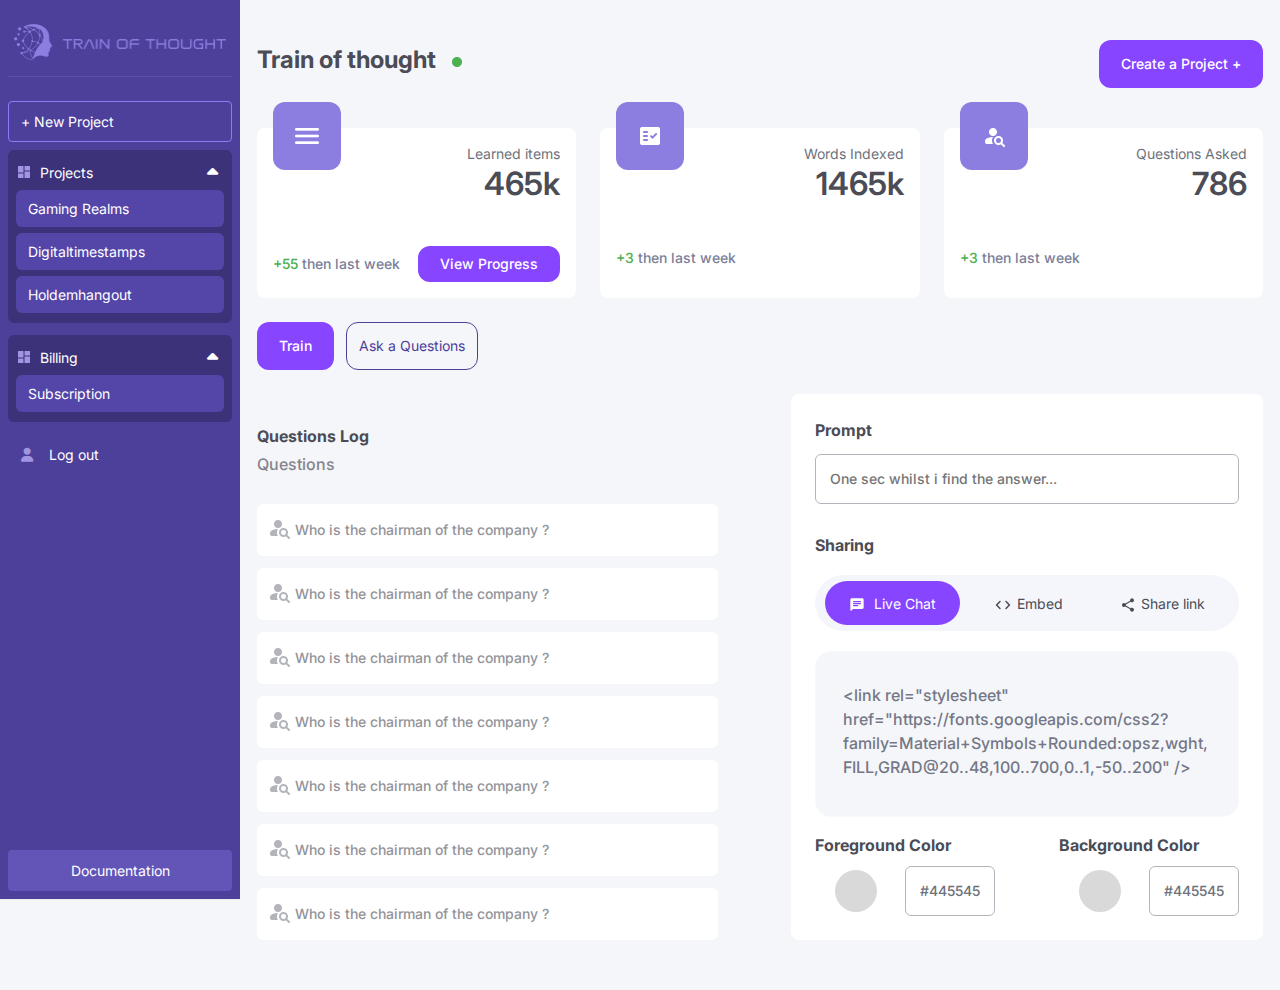
<file: index.html>
<!DOCTYPE html>
<html lang="en">
<head>
	<!-- META ============================================= -->
	<meta charset="utf-8">
	<meta http-equiv="X-UA-Compatible" content="IE=edge">
	<meta name="keywords" content="" />
	<meta name="author" content="" />
	<meta name="robots" content="" />
	<!-- DESCRIPTION -->
	<meta name="description" content=""/>
	<!-- FAVICONS ICON ============================================= -->
	<link rel="icon" href="../error-404.html" type="image/x-icon" />
	<link rel="shortcut icon" type="image/x-icon" href="assets/images/favicon.png" />
	
	<!-- PAGE TITLE HERE ============================================= -->
	<title>TRAIN OF THOUGHT</title>
	
	<!-- MOBILE SPECIFIC ============================================= -->
	<meta name="viewport" content="width=device-width, initial-scale=1">
	
	<!-- All PLUGINS CSS ============================================= -->
	<link rel="stylesheet" type="text/css" href="assets/css/fontaswesome.min.css">
	<link rel="stylesheet" type="text/css" href="assets/css/bootstrap.min.css">

	<!-- STYLESHEETS ============================================= -->
	<link rel="stylesheet" type="text/css" href="assets/css/style.css">
	<link rel="stylesheet" type="text/css" href="assets/css/responsive.css">
</head>
<body class=" ttr-pinned-sidebar">
	

	<!-- Left sidebar menu start -->
	<div class="ttr-sidebar">
		<div class="ttr-sidebar-wrapper content-scroll">
			<!-- sidebar menu start -->
			<nav class="ttr-sidebar-navi">
				<div class="logo-area">
					<a href="index.html"><img src="assets/images/Logo.png" alt="logo"></a>
				</div>
				<div class="add-project-area">
					<button type="button" class="btn" data-bs-toggle="modal" data-bs-target="#exampleModal">
						 + New Project
					</button>
				</div>
 
  
				<ul class="main-option">
					<li>
						<a href="#" class="click-option" id="clk-optID1">
							<span class="ttr-icon"><img src="assets/images/favicon.png" alt=""></span>
							<span class="text_14_nor">Projects</span>
							<span class="ttr-arrow-icon1"><i class="fas fa-caret-up"></i></span>
						</a>
						<ul class="inner-list1 active-list1">
							<li>
								<a href="#" class="text_14_nor">Gaming Realms</a>
							</li>
							<li>
								<a href="#" class="text_14_nor">Digitaltimestamps</a>
							</li>
							<li>
								<a href="#" class="text_14_nor">Holdemhangout</a>
							</li>
						</ul>
		         	</li>
				</ul>
				<ul class="main-option">
					<li>
						<a href="#" class="click-option" id="clk-optID2">
							<span class="ttr-icon"><img src="assets/images/favicon.png" alt=""></span>
							<span class="text_14_nor">Billing</span>
							<span class="ttr-arrow-icon2"><i class="fas fa-caret-up"></i></span>
						</a>
						<ul class="inner-list2 active-list2">
							<li>
								<a href="#" class="text_14_nor">Subscription</a>
							</li>
						</ul>
		         	</li>
				</ul>
			
				
				<div class="logout">
					<a href="#" class="btn"> <i class="fa-solid fa-user"></i> Log out</a>					
				</div>

				<div class="Documentation-area">
					<a href="#" class="btn"> Documentation</a>	
				</div>
				
			</nav>
			<!-- sidebar menu end -->
		</div>
	</div>
	<!-- Left sidebar menu end -->

	<!--Main container start -->
	<main class="ttr-wrapper">
		<div class="container-fluid">
			<section class="dashboard-content">

				<!-- mobile header start-->
					<div class="header-menu">
					   <div class="header-logo">
							<a href="index.html"><img src="assets/images/Logo.png" alt="logo"></a>
					   </div>
					   <div class="mobile-menu">
							<div id="nav-icon" class="menu_icon">
							<span></span>
							<span></span>
							<span></span>
							</div>
					 	</div>
					</div>
				<!-- mobile header end-->

				<div class="header-area">
					<h2 class="heading2">Train of thought <img src="assets/images/dots.png" alt="dots"></h2>
					<button type="button" class="btn2" data-bs-toggle="modal" data-bs-target="#exampleModal">
						Create a Project +
				   </button>
				</div>
				<div class="view-process-area">
					<div class="view-process-content">
						<div class="single-view-card">
							<a href="#" class="viewBtn"><img class="first-view" src="assets/images/view1.png" alt="icon"></a>
							<div class="right-text">
								<p class="text_14_nor">Learned items</p>
								<h1 class="heading1">465k</h1>
							</div>
							<div class="bottom-view-content">
								<p class="text_14_mid"> <span>+55</span> then last week</p>
								<a href="#" class="btn2">View Progress</a>
							</div>
						</div>
						<div class="single-view-card">
							<a href="#" class="viewBtn"><img src="assets/images/view2.png" alt="icon"></a>
							<div class="right-text">
								<p class="text_14_nor">Words Indexed</p>
								<h1 class="heading1">1465k</h1>
							</div>
							<div class="bottom-view-content">
								<p class="text_14_mid"> <span>+3</span> then last week</p>
							</div>
						</div>
						<div class="single-view-card">
							<a href="#" class="viewBtn"><img src="assets/images/view3.png" alt="icon"></a>
							<div class="right-text">
								<p class="text_14_nor">Questions Asked</p>
								<h1 class="heading1">786</h1>
							</div>
							<div class="bottom-view-content">
								<p class="text_14_mid"> <span>+3</span> then last week</p>
							</div>
						</div>
					</div>
				</div>
				<div class="question-area">
					<div class="question-btn-area">
						<a href="#" class="btn2">Train</a>
						<a href="#" class="btn">Ask a Questions</a>
					</div>
					<div class="question-area-content">
						<div class="question-table">
							<p class="text_16">Questions Log</p>
							<p class="text_16_mid">Questions</p>
							<table class="table">
								<tbody>
									<tr>
										<td class="text_14_mid"> <img src="assets//images/person_search.png" alt="user"> <span>Who is the chairman of the company ?</span> </td>
									</tr>
									<tr>
										<td class="text_14_mid"> <img src="assets//images/person_search.png" alt="user"> <span>Who is the chairman of the company ?</span> </td>
									</tr>
									<tr>
										<td class="text_14_mid"> <img src="assets//images/person_search.png" alt="user"> <span>Who is the chairman of the company ?</span> </td>
									</tr>
									<tr>
										<td class="text_14_mid"> <img src="assets//images/person_search.png" alt="user"> <span>Who is the chairman of the company ?</span> </td>
									</tr>
									<tr>
										<td class="text_14_mid"> <img src="assets//images/person_search.png" alt="user"> <span>Who is the chairman of the company ?</span> </td>
									</tr>
									<tr>
										<td class="text_14_mid"> <img src="assets//images/person_search.png" alt="user"> <span>Who is the chairman of the company ?</span> </td>
									</tr>
									<tr>
										<td class="text_14_mid"> <img src="assets//images/person_search.png" alt="user"> <span>Who is the chairman of the company ?</span> </td>
									</tr>
								</tbody>
							</table>
						</div>
						<div class="prompt-card">
							
							<label for="search" class="text_16">Prompt</label>
							<input type="search" name="search" id="search" placeholder="One sec whilst i find the answer...">
								
							
							<p class="text_16">Sharing</p>
							<div class="Sharing-tab-area">
								<div class="Sharing_tab">
								   <ul class="nav nav-pills" id="pills-tab" role="tablist">
									  <li class="nav-item" role="presentation">
									  <button class="nav-link active" id="live-chat-tab" data-bs-toggle="pill" data-bs-target="#live-chat" type="button" role="tab" aria-controls="live-chat" aria-selected="true">
										<svg xmlns="http://www.w3.org/2000/svg" width="16" height="16" viewBox="0 0 16 16" fill="none">
									
										<path d="M4.66668 9.33331H8.66668C8.85557 9.33331 9.0139 9.26942 9.14168 9.14165C9.26945 9.01387 9.33334 8.85553 9.33334 8.66665C9.33334 8.47776 9.26945 8.31942 9.14168 8.19165C9.0139 8.06387 8.85557 7.99998 8.66668 7.99998H4.66668C4.47779 7.99998 4.31945 8.06387 4.19168 8.19165C4.0639 8.31942 4.00001 8.47776 4.00001 8.66665C4.00001 8.85553 4.0639 9.01387 4.19168 9.14165C4.31945 9.26942 4.47779 9.33331 4.66668 9.33331ZM4.66668 7.33331H11.3333C11.5222 7.33331 11.6806 7.26942 11.8083 7.14165C11.9361 7.01387 12 6.85554 12 6.66665C12 6.47776 11.9361 6.31942 11.8083 6.19165C11.6806 6.06387 11.5222 5.99998 11.3333 5.99998H4.66668C4.47779 5.99998 4.31945 6.06387 4.19168 6.19165C4.0639 6.31942 4.00001 6.47776 4.00001 6.66665C4.00001 6.85554 4.0639 7.01387 4.19168 7.14165C4.31945 7.26942 4.47779 7.33331 4.66668 7.33331ZM4.66668 5.33331H11.3333C11.5222 5.33331 11.6806 5.26942 11.8083 5.14165C11.9361 5.01387 12 4.85554 12 4.66665C12 4.47776 11.9361 4.31942 11.8083 4.19165C11.6806 4.06387 11.5222 3.99998 11.3333 3.99998H4.66668C4.47779 3.99998 4.31945 4.06387 4.19168 4.19165C4.0639 4.31942 4.00001 4.47776 4.00001 4.66665C4.00001 4.85554 4.0639 5.01387 4.19168 5.14165C4.31945 5.26942 4.47779 5.33331 4.66668 5.33331ZM4.00001 12L2.46668 13.5333C2.25557 13.7444 2.0139 13.7916 1.74168 13.675C1.46945 13.5583 1.33334 13.35 1.33334 13.05V2.66665C1.33334 2.29998 1.4639 1.98609 1.72501 1.72498C1.98612 1.46387 2.30001 1.33331 2.66668 1.33331H13.3333C13.7 1.33331 14.0139 1.46387 14.275 1.72498C14.5361 1.98609 14.6667 2.29998 14.6667 2.66665V10.6666C14.6667 11.0333 14.5361 11.3472 14.275 11.6083C14.0139 11.8694 13.7 12 13.3333 12H4.00001Z" fill="#4B4C55"/>
									  </svg> <span class="text_14_nor">Live Chat</span></button>
									  </li>
									  <li class="nav-item" role="presentation">
									  <button class="nav-link" id="embad-tab" data-bs-toggle="pill" data-bs-target="#embad" type="button" role="tab" aria-controls="embad" aria-selected="false" tabindex="-1">
										<svg xmlns="http://www.w3.org/2000/svg" width="18" height="18" viewBox="0 0 18 18" fill="none">
										<path d="M3.61876 9.01874L6.52501 11.925C6.66251 12.0625 6.73126 12.2375 6.73126 12.45C6.73126 12.6625 6.66251 12.8375 6.52501 12.975C6.38751 13.1125 6.21251 13.1812 6.00001 13.1812C5.78751 13.1812 5.61251 13.1125 5.47501 12.975L2.02501 9.52499C1.95001 9.44999 1.89688 9.36874 1.86563 9.28124C1.83438 9.19374 1.81876 9.09999 1.81876 8.99999C1.81876 8.89999 1.83438 8.80624 1.86563 8.71874C1.89688 8.63124 1.95001 8.54999 2.02501 8.47499L5.47501 5.02499C5.62501 4.87499 5.80313 4.79999 6.00938 4.79999C6.21563 4.79999 6.39376 4.87499 6.54376 5.02499C6.69376 5.17499 6.76876 5.35311 6.76876 5.55936C6.76876 5.76561 6.69376 5.94374 6.54376 6.09374L3.61876 9.01874ZM14.3813 8.98124L11.475 6.07499C11.3375 5.93749 11.2688 5.76249 11.2688 5.54999C11.2688 5.33749 11.3375 5.16249 11.475 5.02499C11.6125 4.88749 11.7875 4.81874 12 4.81874C12.2125 4.81874 12.3875 4.88749 12.525 5.02499L15.975 8.47499C16.05 8.54999 16.1031 8.63124 16.1344 8.71874C16.1656 8.80624 16.1813 8.89999 16.1813 8.99999C16.1813 9.09999 16.1656 9.19374 16.1344 9.28124C16.1031 9.36874 16.05 9.44999 15.975 9.52499L12.525 12.975C12.375 13.125 12.2 13.1969 12 13.1906C11.8 13.1844 11.625 13.1062 11.475 12.9562C11.325 12.8062 11.25 12.6281 11.25 12.4219C11.25 12.2156 11.325 12.0375 11.475 11.8875L14.3813 8.98124Z" fill="#4B4C55"/>
									  </svg><span class="text_14_nor">Embed</span></button>
									  </li>
									  <li class="nav-item" role="presentation">
									  <button class="nav-link" id="share-tab" data-bs-toggle="pill" data-bs-target="#share" type="button" role="tab" aria-controls="share" aria-selected="false" tabindex="-1">
										<svg xmlns="http://www.w3.org/2000/svg" width="16" height="16" viewBox="0 0 16 16" fill="none">
										<path d="M12 14.6666C11.4444 14.6666 10.9722 14.4722 10.5833 14.0833C10.1944 13.6944 10 13.2222 10 12.6666C10 12.5889 10.0056 12.5083 10.0167 12.425C10.0278 12.3416 10.0444 12.2666 10.0667 12.2L5.36667 9.46665C5.17778 9.63331 4.96667 9.76387 4.73333 9.85831C4.5 9.95276 4.25556 9.99998 4 9.99998C3.44444 9.99998 2.97222 9.80553 2.58333 9.41665C2.19444 9.02776 2 8.55553 2 7.99998C2 7.44442 2.19444 6.9722 2.58333 6.58331C2.97222 6.19442 3.44444 5.99998 4 5.99998C4.25556 5.99998 4.5 6.0472 4.73333 6.14165C4.96667 6.23609 5.17778 6.36665 5.36667 6.53331L10.0667 3.79998C10.0444 3.73331 10.0278 3.65831 10.0167 3.57498C10.0056 3.49165 10 3.41109 10 3.33331C10 2.77776 10.1944 2.30554 10.5833 1.91665C10.9722 1.52776 11.4444 1.33331 12 1.33331C12.5556 1.33331 13.0278 1.52776 13.4167 1.91665C13.8056 2.30554 14 2.77776 14 3.33331C14 3.88887 13.8056 4.36109 13.4167 4.74998C13.0278 5.13887 12.5556 5.33331 12 5.33331C11.7444 5.33331 11.5 5.28609 11.2667 5.19165C11.0333 5.0972 10.8222 4.96665 10.6333 4.79998L5.93333 7.53331C5.95556 7.59998 5.97222 7.67498 5.98333 7.75831C5.99444 7.84165 6 7.9222 6 7.99998C6 8.07776 5.99444 8.15831 5.98333 8.24165C5.97222 8.32498 5.95556 8.39998 5.93333 8.46665L10.6333 11.2C10.8222 11.0333 11.0333 10.9028 11.2667 10.8083C11.5 10.7139 11.7444 10.6666 12 10.6666C12.5556 10.6666 13.0278 10.8611 13.4167 11.25C13.8056 11.6389 14 12.1111 14 12.6666C14 13.2222 13.8056 13.6944 13.4167 14.0833C13.0278 14.4722 12.5556 14.6666 12 14.6666Z" fill="#4B4C55"/>
									  </svg><span class="text_14_nor">Share link</span></button>
									  </li>
								   </ul>
								</div>



								<div class="tab-content" id="pills-tabContent">
								   <div class="tab-pane fade show active" id="live-chat" role="tabpanel" aria-labelledby="live-chat-tab">
									<div class="live-top-content">
<textarea readonly class="text_16"><link rel="stylesheet" href="https://fonts.googleapis.com/css2?family=Material+Symbols+Rounded:opsz,wght,FILL,GRAD@20..48,100..700,0..1,-50..200" /></textarea>
									</div>
									<div class="color-area">
										<div class="left-color">
											<p class="text_16">Foreground Color</p>
											<div class="color-code">
												<span></span>
												<p class="color-code-btn">#445545</p>
											</div>
										</div>
										<div class="right-color">
											<p class="text_16">Background Color</p>
											<div class="color-code">
												<span></span>
												<p class="color-code-btn">#445545</p>
											  
												
											</div>
										</div>
								   </div>
								   </div>
								  
	
								   <div class="tab-pane fade" id="embad" role="tabpanel" aria-labelledby="embad-tab">
									<div class="embad-content">
<textarea readonly class="text_16"><link rel="stylesheet" href="https://fonts.googleapis.com/css2?family=Material+Symbols+Rounded:opsz,wght,FILL,GRAD@20..48,100..700,0..1,-50..200" /></textarea>
									</div>
								   </div>
	
	
								   <div class="tab-pane fade" id="share" role="tabpanel" aria-labelledby="share-tab">
									<div class="share-content">
<textarea readonly class="text_16"><link rel="stylesheet" href="https://fonts.googleapis.com/css2?family=Material+Symbols+Rounded:opsz,wght,FILL,GRAD@20..48,100..700,0..1,-50..200" /></textarea>
									</div>
								   </div>
								</div>
							 </div>
						</div>
					</div>
				</div>
			</section>			
		</div>
	</main>

	<!-- Modal -->
	<div class="modal fade" id="exampleModal" tabindex="-1" aria-labelledby="exampleModalLabel" aria-hidden="true">
		<div class="modal-dialog modal-dialog-centered">
			<div class="modal-content modal-project-content">
				<div class="modal-body">
					<form action="" method="POST">
						<label for="newProjectID" class="text_16_bld">New Project</label>
						<input type="text" placeholder="Project Title" id="newProjectID">
						<button type="button" class="btn2">Create Project</button>
					</form>
				</div>
			</div>
		</div>
	</div>
	
	<!-- External JavaScripts -->
	<script src="assets/js/jquery-3.6.1.min.js"></script>
	<script src="assets/js/bootstrap.bundle.min.js"></script>
	<script src="assets/js/script.js"></script>

	<script>
		function copyToClipboard(element) {
		  var $temp = $("<input>");
		  $("body").append($temp);
		  $temp.val($(element).text()).select();
		  document.execCommand("copy");
		  $temp.remove();
		}
	  </script> 
</body>
</html>
</file>
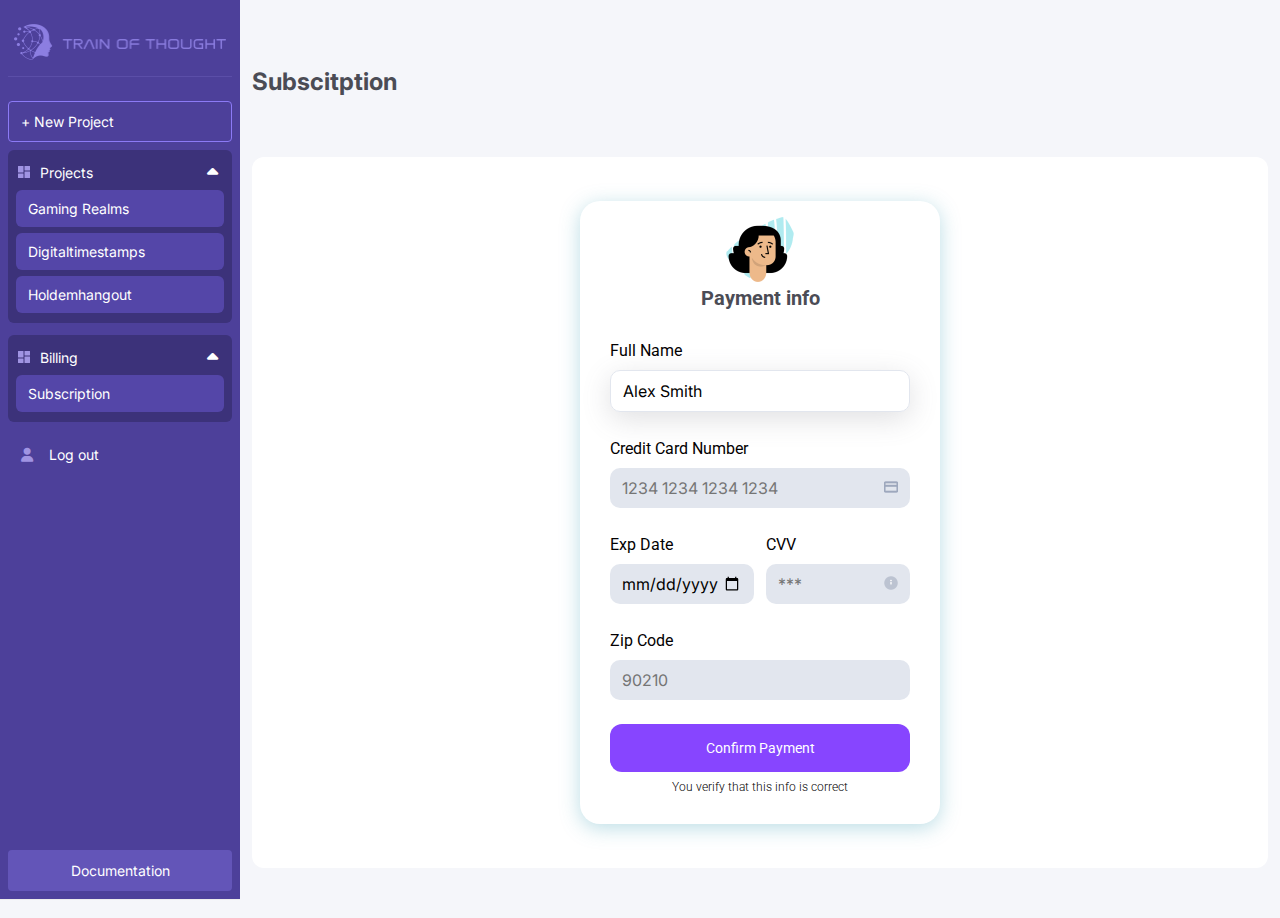
<file: billingPayment.html>
<!DOCTYPE html>
<html lang="en">
<head>
	<!-- META ============================================= -->
	<meta charset="utf-8">
	<meta http-equiv="X-UA-Compatible" content="IE=edge">
	<meta name="keywords" content="" />
	<meta name="author" content="" />
	<meta name="robots" content="" />
	<!-- DESCRIPTION -->
	<meta name="description" content=""/>
	<!-- FAVICONS ICON ============================================= -->
	<link rel="icon" href="../error-404.html" type="image/x-icon" />
	<link rel="shortcut icon" type="image/x-icon" href="assets/images/favicon.png" />
	
	<!-- PAGE TITLE HERE ============================================= -->
	<title>TRAIN OF THOUGHT</title>
	
	<!-- MOBILE SPECIFIC ============================================= -->
	<meta name="viewport" content="width=device-width, initial-scale=1">
	
	<!-- All PLUGINS CSS ============================================= -->
	<link rel="stylesheet" type="text/css" href="assets/css/fontaswesome.min.css">
	<link rel="stylesheet" type="text/css" href="assets/css/bootstrap.min.css">

	<!-- STYLESHEETS ============================================= -->
	<link rel="stylesheet" type="text/css" href="assets/css/style.css">
	<link rel="stylesheet" type="text/css" href="assets/css/responsive.css">
</head>
<body class="ttr-pinned-sidebar">
	

	<!-- Left sidebar menu start -->
	<div class="ttr-sidebar">
		<div class="ttr-sidebar-wrapper content-scroll">
			<!-- sidebar menu start -->
			<nav class="ttr-sidebar-navi">
				<div class="logo-area">
					<a href="index.html"><img src="assets/images/Logo.png" alt="logo"></a>
				</div>
				<div class="add-project-area">
					<button type="button" class="btn" data-bs-toggle="modal" data-bs-target="#exampleModal">
						 + New Project
					</button>
				</div>
 
  
				<ul class="main-option">
					<li>
						<a href="#" class="click-option" id="clk-optID1">
							<span class="ttr-icon"><img src="assets/images/favicon.png" alt=""></span>
							<span class="text_14_nor">Projects</span>
							<span class="ttr-arrow-icon1"><i class="fas fa-caret-up"></i></span>
						</a>
						<ul class="inner-list1 active-list1">
							<li>
								<a href="#" class="text_14_nor">Gaming Realms</a>
							</li>
							<li>
								<a href="#" class="text_14_nor">Digitaltimestamps</a>
							</li>
							<li>
								<a href="#" class="text_14_nor">Holdemhangout</a>
							</li>
						</ul>
		         	</li>
				</ul>
				<ul class="main-option">
					<li>
						<a href="#" class="click-option" id="clk-optID2">
							<span class="ttr-icon"><img src="assets/images/favicon.png" alt=""></span>
							<span class="text_14_nor">Billing</span>
							<span class="ttr-arrow-icon2"><i class="fas fa-caret-up"></i></span>
						</a>
						<ul class="inner-list2 active-list2">
							<li>
								<a href="#" class="text_14_nor">Subscription</a>
							</li>
						</ul>
		         	</li>
				</ul>
			
				
				<div class="logout">
					<a href="#" class="btn"> <i class="fa-solid fa-user"></i> Log out</a>					
				</div>

				<div class="Documentation-area">
					<a href="#" class="btn"> Documentation</a>	
				</div>
				
			</nav>
			<!-- sidebar menu end -->
		</div>
	</div>
	<!-- Left sidebar menu end -->

	<!--Main container start -->
	<main class="ttr-wrapper">
		<div class="container-fluid">
			<section class="billing-plans-container">
				<!-- mobile header start-->
				<div class="header-menu">
					<div class="header-logo">
						 <a href="index.html"><img src="assets/images/Logo.png" alt="logo"></a>
					</div>
					<div class="mobile-menu">
						 <div id="nav-icon" class="menu_icon">
						 <span></span>
						 <span></span>
						 <span></span>
						 </div>
					  </div>
				 </div>
			 	<!-- mobile header end-->

				<h2 class="heading2">Subscitption</h2>
				<div class="payment-card-content">
					<div class="payment-card">
						<img src="assets/images/payment-info.png" alt="info-icon">
						<h3 class="heading3">Payment info</h3>

						<form action="#" method="POST">
							<div class="single-input">
								<label for="name">Full Name</label>
								<input type="text" value="Alex Smith" name="name" id="name">
							</div>
							<div class="single-input">
								<label for="Number">Credit Card Number</label>
								<input type="number" value="" name="Number" id="Number" placeholder="1234 1234 1234 1234">
								<span><img src="assets/images/credit-card2.png" alt="card"></span>
							</div>
							<div class="single-input date-field">
								<div class="single-date-field">
									<label for="date">Exp Date</label>
									<input type="date" name="date" id="date">
								</div>
								<div class="single-date-field">
									<label for="CVV">CVV</label>
									<input type="text" name="cvv" id="CVV" placeholder="***">
									<span><img src="assets/images/info.png" alt="card"></span>
								</div>
							</div>
							<div class="single-input">
								<label for="zipcode">Zip Code</label>
								<input type="number" value="" placeholder="90210" name="zipcode" id="zipcode">
							</div>
							<button type="submit" class="btn2">Confirm Payment</button>
						</form>
						<p class="text_12">You verify that this info is correct</p>
					</div>
				</div>
			</section>		
		</div>
	</main>

	<!-- Modal -->
	<div class="modal fade" id="exampleModal" tabindex="-1" aria-labelledby="exampleModalLabel" aria-hidden="true">
		<div class="modal-dialog modal-dialog-centered">
			<div class="modal-content modal-project-content">
				<div class="modal-body">
					<form action="" method="POST">
						<label for="newProjectID" class="text_16_bld">New Project</label>
						<input type="text" placeholder="Project Title" id="newProjectID">
						<button type="button" class="btn2">Create Project</button>
					</form>
				</div>
			</div>
		</div>
	</div>
	
	<!-- External JavaScripts -->
	<script src="assets/js/jquery-3.6.1.min.js"></script>
	<script src="assets/js/bootstrap.bundle.min.js"></script>
	<script src="assets/js/script.js"></script>
</body>
</html>
</file>
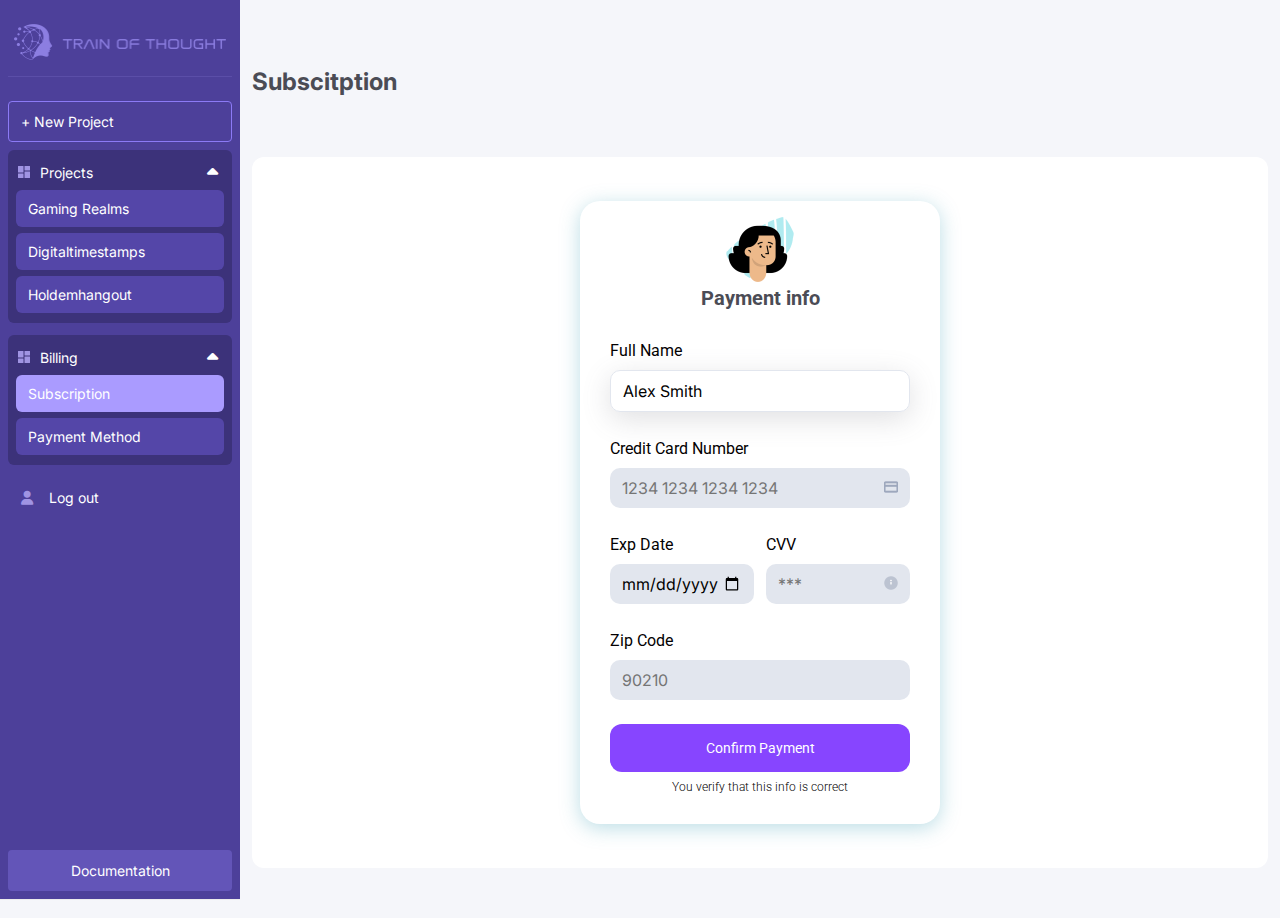
<file: billingPayment2.html>
<!DOCTYPE html>
<html lang="en">
<head>
	<!-- META ============================================= -->
	<meta charset="utf-8">
	<meta http-equiv="X-UA-Compatible" content="IE=edge">
	<meta name="keywords" content="" />
	<meta name="author" content="" />
	<meta name="robots" content="" />
	<!-- DESCRIPTION -->
	<meta name="description" content=""/>
	<!-- FAVICONS ICON ============================================= -->
	<link rel="icon" href="../error-404.html" type="image/x-icon" />
	<link rel="shortcut icon" type="image/x-icon" href="assets/images/favicon.png" />
	
	<!-- PAGE TITLE HERE ============================================= -->
	<title>TRAIN OF THOUGHT</title>
	
	<!-- MOBILE SPECIFIC ============================================= -->
	<meta name="viewport" content="width=device-width, initial-scale=1">
	
	<!-- All PLUGINS CSS ============================================= -->
	<link rel="stylesheet" type="text/css" href="assets/css/fontaswesome.min.css">
	<link rel="stylesheet" type="text/css" href="assets/css/bootstrap.min.css">

	<!-- STYLESHEETS ============================================= -->
	<link rel="stylesheet" type="text/css" href="assets/css/style.css">
	<link rel="stylesheet" type="text/css" href="assets/css/responsive.css">
</head>
<body class="ttr-pinned-sidebar">
	

	<!-- Left sidebar menu start -->
	<div class="ttr-sidebar">
		<div class="ttr-sidebar-wrapper content-scroll">
			<!-- sidebar menu start -->
			<nav class="ttr-sidebar-navi">
				<div class="logo-area">
					<a href="index.html"><img src="assets/images/Logo.png" alt="logo"></a>
				</div>
				<div class="add-project-area">
					<button type="button" class="btn" data-bs-toggle="modal" data-bs-target="#exampleModal">
						 + New Project
					</button>
				</div>
 
  
				<ul class="main-option">
					<li>
						<a href="#" class="click-option" id="clk-optID1">
							<span class="ttr-icon"><img src="assets/images/favicon.png" alt=""></span>
							<span class="text_14_nor">Projects</span>
							<span class="ttr-arrow-icon1"><i class="fas fa-caret-up"></i></span>
						</a>
						<ul class="inner-list1 active-list1">
							<li>
								<a href="#" class="text_14_nor">Gaming Realms</a>
							</li>
							<li>
								<a href="#" class="text_14_nor">Digitaltimestamps</a>
							</li>
							<li>
								<a href="#" class="text_14_nor">Holdemhangout</a>
							</li>
						</ul>
		         	</li>
				</ul>
				<ul class="main-option">
					<li>
						<a href="#" class="click-option" id="clk-optID2">
							<span class="ttr-icon"><img src="assets/images/favicon.png" alt=""></span>
							<span class="text_14_nor">Billing</span>
							<span class="ttr-arrow-icon2"><i class="fas fa-caret-up"></i></span>
						</a>
						<ul class="inner-list2 active-list2">
							<li>
								<a href="#" class="text_14_nor active">Subscription</a>
							</li>
							<li>
								<a href="#" class="text_14_nor">Payment Method</a>
							</li>
						</ul>
		         	</li>
				</ul>
			
				
				<div class="logout">
					<a href="#" class="btn"> <i class="fa-solid fa-user"></i> Log out</a>					
				</div>

				<div class="Documentation-area">
					<a href="#" class="btn"> Documentation</a>	
				</div>
				
			</nav>
			<!-- sidebar menu end -->
		</div>
	</div>
	<!-- Left sidebar menu end -->

	<!--Main container start -->
	<main class="ttr-wrapper">
		<div class="container-fluid">
			<section class="billing-plans-container">
				<!-- mobile header start-->
				<div class="header-menu">
					<div class="header-logo">
						 <a href="index.html"><img src="assets/images/Logo.png" alt="logo"></a>
					</div>
					<div class="mobile-menu">
						 <div id="nav-icon" class="menu_icon">
						 <span></span>
						 <span></span>
						 <span></span>
						 </div>
					  </div>
				 </div>
			 	<!-- mobile header end-->
				
				<h2 class="heading2">Subscitption</h2>
				<div class="payment-card-content">
					<div class="payment-card">
						<img src="assets/images/payment-info.png" alt="info-icon">
						<h3 class="heading3">Payment info</h3>

						<form action="#" method="POST">
							<div class="single-input">
								<label for="name">Full Name</label>
								<input type="text" value="Alex Smith" name="name" id="name">
							</div>
							<div class="single-input">
								<label for="Number">Credit Card Number</label>
								<input type="number" value="" name="Number" id="Number" placeholder="1234 1234 1234 1234">
								<span><img src="assets/images/credit-card2.png" alt="card"></span>
							</div>
							<div class="single-input date-field">
								<div class="single-date-field">
									<label for="date">Exp Date</label>
									<input type="date" name="date" id="date">
								</div>
								<div class="single-date-field">
									<label for="CVV">CVV</label>
									<input type="text" name="cvv" id="CVV" placeholder="***">
									<span><img src="assets/images/info.png" alt="card"></span>
								</div>
							</div>
							<div class="single-input">
								<label for="zipcode">Zip Code</label>
								<input type="number" value="" placeholder="90210" name="zipcode" id="zipcode">
							</div>
							<button type="submit" class="btn2">Confirm Payment</button>
						</form>
						<p class="text_12">You verify that this info is correct</p>
					</div>
				</div>
			</section>		
		</div>
	</main>

	<!-- Modal -->
	<div class="modal fade" id="exampleModal" tabindex="-1" aria-labelledby="exampleModalLabel" aria-hidden="true">
		<div class="modal-dialog modal-dialog-centered">
			<div class="modal-content modal-project-content">
				<div class="modal-body">
					<form action="" method="POST">
						<label for="newProjectID" class="text_16_bld">New Project</label>
						<input type="text" placeholder="Project Title" id="newProjectID">
						<button type="button" class="btn2">Create Project</button>
					</form>
				</div>
			</div>
		</div>
	</div>
	
	<!-- External JavaScripts -->
	<script src="assets/js/jquery-3.6.1.min.js"></script>
	<script src="assets/js/bootstrap.bundle.min.js"></script>
	<script src="assets/js/script.js"></script>
</body>
</html>
</file>
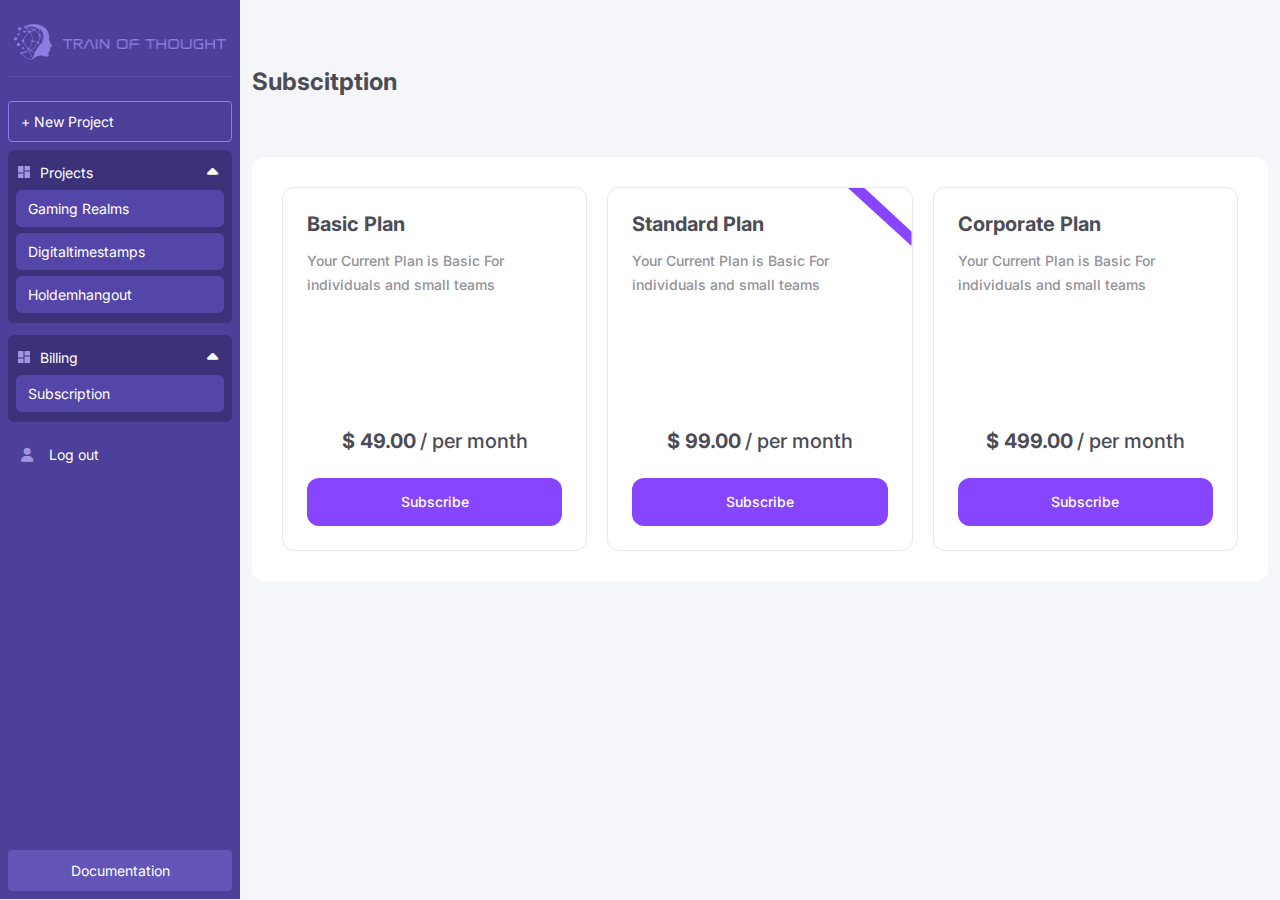
<file: billingPlans.html>
<!DOCTYPE html>
<html lang="en">
<head>
	<!-- META ============================================= -->
	<meta charset="utf-8">
	<meta http-equiv="X-UA-Compatible" content="IE=edge">
	<meta name="keywords" content="" />
	<meta name="author" content="" />
	<meta name="robots" content="" />
	<!-- DESCRIPTION -->
	<meta name="description" content=""/>
	<!-- FAVICONS ICON ============================================= -->
	<link rel="icon" href="../error-404.html" type="image/x-icon" />
	<link rel="shortcut icon" type="image/x-icon" href="assets/images/favicon.png" />
	
	<!-- PAGE TITLE HERE ============================================= -->
	<title>TRAIN OF THOUGHT</title>
	
	<!-- MOBILE SPECIFIC ============================================= -->
	<meta name="viewport" content="width=device-width, initial-scale=1">
	
	<!-- All PLUGINS CSS ============================================= -->
	<link rel="stylesheet" type="text/css" href="assets/css/fontaswesome.min.css">
	<link rel="stylesheet" type="text/css" href="assets/css/bootstrap.min.css">

	<!-- STYLESHEETS ============================================= -->
	<link rel="stylesheet" type="text/css" href="assets/css/style.css">
	<link rel="stylesheet" type="text/css" href="assets/css/responsive.css">
</head>
<body class="ttr-pinned-sidebar">
	

	<!-- Left sidebar menu start -->
	<div class="ttr-sidebar">
		<div class="ttr-sidebar-wrapper content-scroll">
			<!-- sidebar menu start -->
			<nav class="ttr-sidebar-navi">
				<div class="logo-area">
					<a href="index.html"><img src="assets/images/Logo.png" alt="logo"></a>
				</div>
				<div class="add-project-area">
					<button type="button" class="btn" data-bs-toggle="modal" data-bs-target="#exampleModal">
						 + New Project
					</button>
				</div>
 
  
				<ul class="main-option">
					<li>
						<a href="#" class="click-option" id="clk-optID1">
							<span class="ttr-icon"><img src="assets/images/favicon.png" alt=""></span>
							<span class="text_14_nor">Projects</span>
							<span class="ttr-arrow-icon1"><i class="fas fa-caret-up"></i></span>
						</a>
						<ul class="inner-list1 active-list1">
							<li>
								<a href="#" class="text_14_nor">Gaming Realms</a>
							</li>
							<li>
								<a href="#" class="text_14_nor">Digitaltimestamps</a>
							</li>
							<li>
								<a href="#" class="text_14_nor">Holdemhangout</a>
							</li>
						</ul>
		         	</li>
				</ul>
				<ul class="main-option">
					<li>
						<a href="#" class="click-option" id="clk-optID2">
							<span class="ttr-icon"><img src="assets/images/favicon.png" alt=""></span>
							<span class="text_14_nor">Billing</span>
							<span class="ttr-arrow-icon2"><i class="fas fa-caret-up"></i></span>
						</a>
						<ul class="inner-list2 active-list2">
							<li>
								<a href="#" class="text_14_nor">Subscription</a>
							</li>
						</ul>
		         	</li>
				</ul>
			
				
				<div class="logout">
					<a href="#" class="btn"> <i class="fa-solid fa-user"></i> Log out</a>					
				</div>

				<div class="Documentation-area">
					<a href="#" class="btn"> Documentation</a>	
				</div>
				
			</nav>
			<!-- sidebar menu end -->
		</div>
	</div>
	<!-- Left sidebar menu end -->

	<!--Main container start -->
	<main class="ttr-wrapper">
		<div class="container-fluid">
			<section class="billing-plans-container">
				<!-- mobile header start-->
				<div class="header-menu">
					<div class="header-logo">
						 <a href="index.html"><img src="assets/images/Logo.png" alt="logo"></a>
					</div>
					<div class="mobile-menu">
						 <div id="nav-icon" class="menu_icon">
						 <span></span>
						 <span></span>
						 <span></span>
						 </div>
					  </div>
				 </div>
			 <!-- mobile header end-->
			 
				<h2 class="heading2">Subscitption</h2>
				<div class="billing-plans-content">
					<div class="single-plan-card">
						<h3 class="heading3">Basic Plan</h3>
						<p class="text_14_mid">Your Current Plan is Basic
							For individuals and small teams</p>

						<div class="payment-subscription">
							<p><span class="heading3">$ 49.00</span> <span class="heading3_mid">/ per month</span></p>
							<a href="#" class="btn2">Subscribe</a>
						</div>
					</div>
					<div class="single-plan-card standardPlan">
						<h3 class="heading3">Standard Plan</h3>
						<p class="text_14_mid">Your Current Plan is Basic
							For individuals and small teams</p>

						<div class="payment-subscription">
							<p><span class="heading3">$ 99.00</span> <span class="heading3_mid">/ per month</span></p>
							<a href="#" class="btn2">Subscribe</a>
						</div>
					</div>
					<div class="single-plan-card">
						<h3 class="heading3">Corporate Plan</h3>
						<p class="text_14_mid">Your Current Plan is Basic
							For individuals and small teams</p>

						<div class="payment-subscription">
							<p><span class="heading3">$ 499.00</span> <span class="heading3_mid">/ per month</span></p>
							<a href="#" class="btn2">Subscribe</a>
						</div>
					</div>
				</div>
			</section>		
		</div>
	</main>

	<!-- Modal -->
	<div class="modal fade" id="exampleModal" tabindex="-1" aria-labelledby="exampleModalLabel" aria-hidden="true">
		<div class="modal-dialog modal-dialog-centered">
			<div class="modal-content modal-project-content">
				<div class="modal-body">
					<form action="" method="POST">
						<label for="newProjectID" class="text_16_bld">New Project</label>
						<input type="text" placeholder="Project Title" id="newProjectID">
						<button type="button" class="btn2">Create Project</button>
					</form>
				</div>
			</div>
		</div>
	</div>
	
	<!-- External JavaScripts -->
	<script src="assets/js/jquery-3.6.1.min.js"></script>
	<script src="assets/js/bootstrap.bundle.min.js"></script>
	<script src="assets/js/script.js"></script>
</body>
</html>
</file>
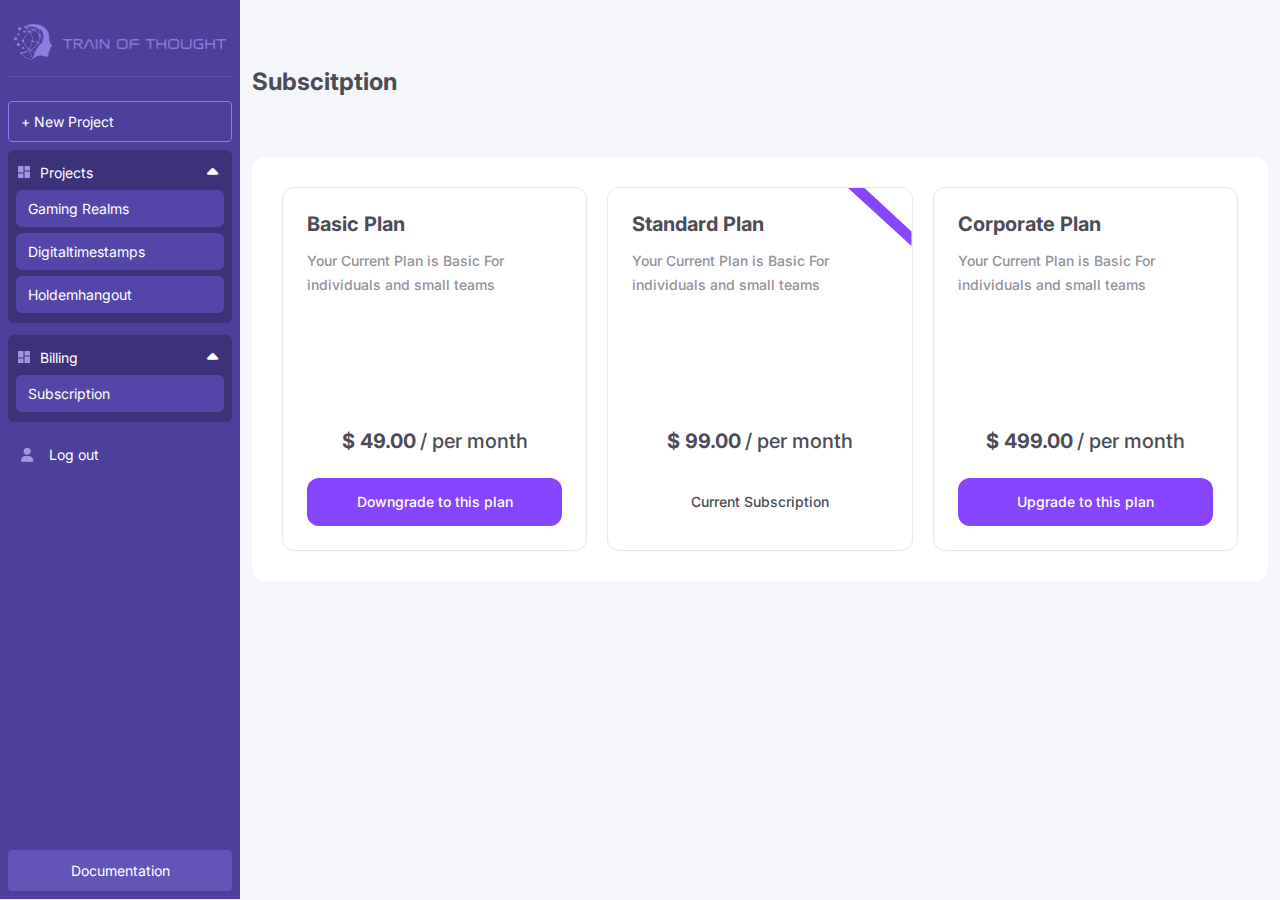
<file: billingPlans2.html>
<!DOCTYPE html>
<html lang="en">
<head>
	<!-- META ============================================= -->
	<meta charset="utf-8">
	<meta http-equiv="X-UA-Compatible" content="IE=edge">
	<meta name="keywords" content="" />
	<meta name="author" content="" />
	<meta name="robots" content="" />
	<!-- DESCRIPTION -->
	<meta name="description" content=""/>
	<!-- FAVICONS ICON ============================================= -->
	<link rel="icon" href="../error-404.html" type="image/x-icon" />
	<link rel="shortcut icon" type="image/x-icon" href="assets/images/favicon.png" />
	
	<!-- PAGE TITLE HERE ============================================= -->
	<title>TRAIN OF THOUGHT</title>
	
	<!-- MOBILE SPECIFIC ============================================= -->
	<meta name="viewport" content="width=device-width, initial-scale=1">
	
	<!-- All PLUGINS CSS ============================================= -->
	<link rel="stylesheet" type="text/css" href="assets/css/fontaswesome.min.css">
	<link rel="stylesheet" type="text/css" href="assets/css/bootstrap.min.css">

	<!-- STYLESHEETS ============================================= -->
	<link rel="stylesheet" type="text/css" href="assets/css/style.css">
	<link rel="stylesheet" type="text/css" href="assets/css/responsive.css">
</head>
<body class="ttr-pinned-sidebar">
	

	<!-- Left sidebar menu start -->
	<div class="ttr-sidebar">
		<div class="ttr-sidebar-wrapper content-scroll">
			<!-- sidebar menu start -->
			<nav class="ttr-sidebar-navi">
				<div class="logo-area">
					<a href="index.html"><img src="assets/images/Logo.png" alt="logo"></a>
				</div>
				<div class="add-project-area">
					<button type="button" class="btn" data-bs-toggle="modal" data-bs-target="#exampleModal">
						 + New Project
					</button>
				</div>
 
  
				<ul class="main-option">
					<li>
						<a href="#" class="click-option" id="clk-optID1">
							<span class="ttr-icon"><img src="assets/images/favicon.png" alt=""></span>
							<span class="text_14_nor">Projects</span>
							<span class="ttr-arrow-icon1"><i class="fas fa-caret-up"></i></span>
						</a>
						<ul class="inner-list1 active-list1">
							<li>
								<a href="#" class="text_14_nor">Gaming Realms</a>
							</li>
							<li>
								<a href="#" class="text_14_nor">Digitaltimestamps</a>
							</li>
							<li>
								<a href="#" class="text_14_nor">Holdemhangout</a>
							</li>
						</ul>
		         	</li>
				</ul>
				<ul class="main-option">
					<li>
						<a href="#" class="click-option" id="clk-optID2">
							<span class="ttr-icon"><img src="assets/images/favicon.png" alt=""></span>
							<span class="text_14_nor">Billing</span>
							<span class="ttr-arrow-icon2"><i class="fas fa-caret-up"></i></span>
						</a>
						<ul class="inner-list2 active-list2">
							<li>
								<a href="#" class="text_14_nor">Subscription</a>
							</li>
						</ul>
		         	</li>
				</ul>
			
				
				<div class="logout">
					<a href="#" class="btn"> <i class="fa-solid fa-user"></i> Log out</a>					
				</div>

				<div class="Documentation-area">
					<a href="#" class="btn"> Documentation</a>	
				</div>
				
			</nav>
			<!-- sidebar menu end -->
		</div>
	</div>
	<!-- Left sidebar menu end -->

	<!--Main container start -->
	<main class="ttr-wrapper">
		<div class="container-fluid">
			<section class="billing-plans-container">
				<!-- mobile header start-->
				<div class="header-menu">
					<div class="header-logo">
						 <a href="index.html"><img src="assets/images/Logo.png" alt="logo"></a>
					</div>
					<div class="mobile-menu">
						 <div id="nav-icon" class="menu_icon">
						 <span></span>
						 <span></span>
						 <span></span>
						 </div>
					  </div>
				 </div>
			 	<!-- mobile header end-->

				<h2 class="heading2">Subscitption</h2>
				<div class="billing-plans-content">
					<div class="single-plan-card">
						<h3 class="heading3">Basic Plan</h3>
						<p class="text_14_mid">Your Current Plan is Basic
							For individuals and small teams</p>

						<div class="payment-subscription">
							<p><span class="heading3">$ 49.00</span> <span class="heading3_mid">/ per month</span></p>
							<a href="#" class="btn2">Downgrade to this plan</a>
						</div>
					</div>
					<div class="single-plan-card standardPlan">
						<h3 class="heading3">Standard Plan</h3>
						<p class="text_14_mid">Your Current Plan is Basic
							For individuals and small teams</p>

						<div class="payment-subscription payment_suscribed">
							<p><span class="heading3">$ 99.00</span> <span class="heading3_mid">/ per month</span></p>
							<a href="#" class="btn2">Current Subscription</a>
						</div>
					</div>
					<div class="single-plan-card">
						<h3 class="heading3">Corporate Plan</h3>
						<p class="text_14_mid">Your Current Plan is Basic
							For individuals and small teams</p>

						<div class="payment-subscription">
							<p><span class="heading3">$ 499.00</span> <span class="heading3_mid">/ per month</span></p>
							<a href="#" class="btn2">Upgrade to this plan</a>
						</div>
					</div>
				</div>
			</section>		
		</div>
	</main>

	<!-- Modal -->
	<div class="modal fade" id="exampleModal" tabindex="-1" aria-labelledby="exampleModalLabel" aria-hidden="true">
		<div class="modal-dialog modal-dialog-centered">
			<div class="modal-content modal-project-content">
				<div class="modal-body">
					<form action="" method="POST">
						<label for="newProjectID" class="text_16_bld">New Project</label>
						<input type="text" placeholder="Project Title" id="newProjectID">
						<button type="button" class="btn2">Create Project</button>
					</form>
				</div>
			</div>
		</div>
	</div>
	
	<!-- External JavaScripts -->
	<script src="assets/js/jquery-3.6.1.min.js"></script>
	<script src="assets/js/bootstrap.bundle.min.js"></script>
	<script src="assets/js/script.js"></script>
</body>
</html>
</file>
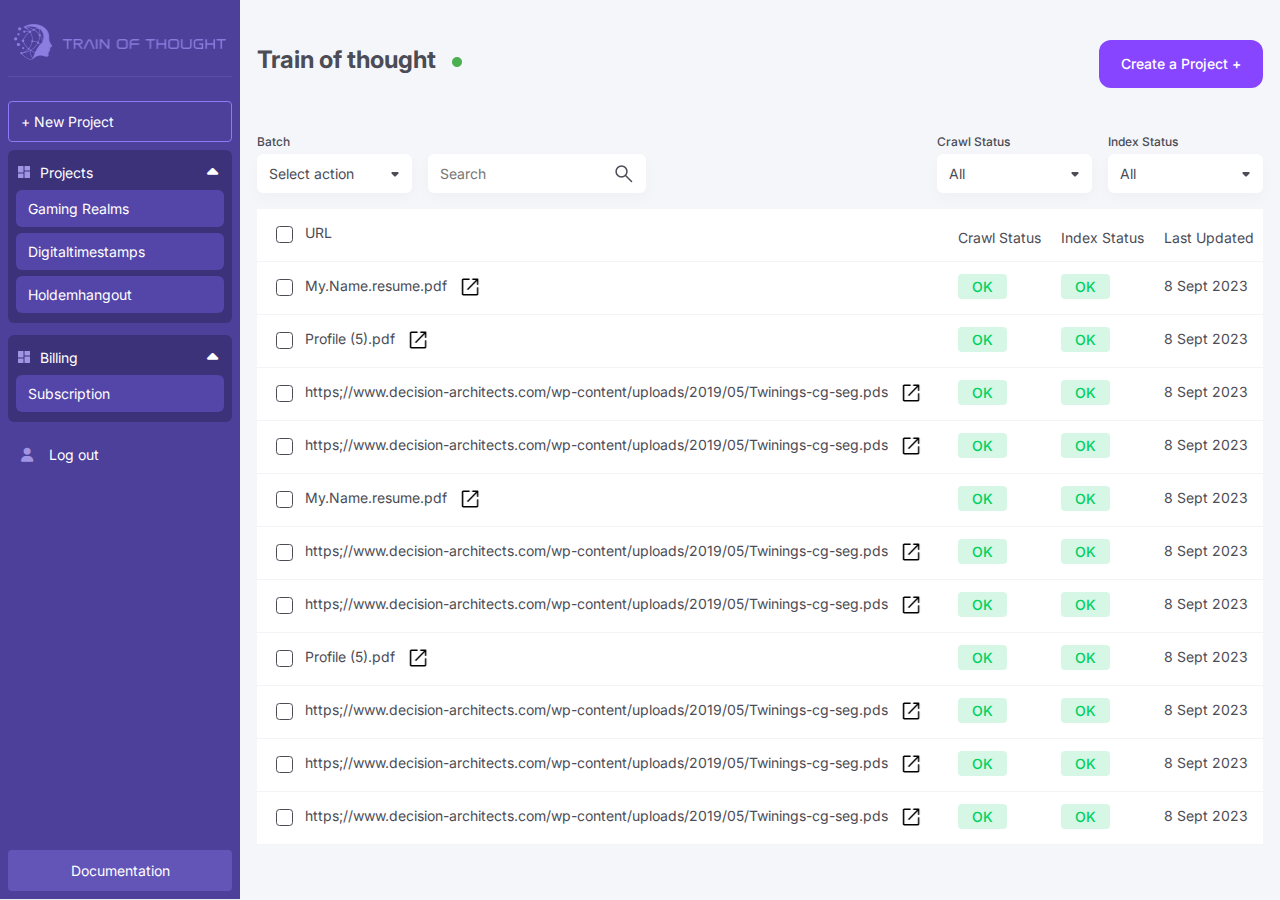
<file: dashboardTable.html>
<!DOCTYPE html>
<html lang="en">
<head>
	<!-- META ============================================= -->
	<meta charset="utf-8">
	<meta http-equiv="X-UA-Compatible" content="IE=edge">
	<meta name="keywords" content="" />
	<meta name="author" content="" />
	<meta name="robots" content="" />
	<!-- DESCRIPTION -->
	<meta name="description" content=""/>
	<!-- FAVICONS ICON ============================================= -->
	<link rel="icon" href="../error-404.html" type="image/x-icon" />
	<link rel="shortcut icon" type="image/x-icon" href="assets/images/favicon.png" />
	
	<!-- PAGE TITLE HERE ============================================= -->
	<title>TRAIN OF THOUGHT</title>
	
	<!-- MOBILE SPECIFIC ============================================= -->
	<meta name="viewport" content="width=device-width, initial-scale=1">
	
	<!-- All PLUGINS CSS ============================================= -->
	<link rel="stylesheet" type="text/css" href="assets/css/fontaswesome.min.css">
	<link rel="stylesheet" type="text/css" href="assets/css/bootstrap.min.css">

	<!-- STYLESHEETS ============================================= -->
	<link rel="stylesheet" type="text/css" href="assets/css/style.css">
	<link rel="stylesheet" type="text/css" href="assets/css/responsive.css">
</head>
<body class="ttr-pinned-sidebar">
	

	<!-- Left sidebar menu start -->
	<div class="ttr-sidebar">
		<div class="ttr-sidebar-wrapper content-scroll">
			<!-- sidebar menu start -->
			<nav class="ttr-sidebar-navi">
				<div class="logo-area">
					<a href="index.html"><img src="assets/images/Logo.png" alt="logo"></a>
				</div>
				<div class="add-project-area">
					<button type="button" class="btn" data-bs-toggle="modal" data-bs-target="#exampleModal">
						 + New Project
					</button>
				</div>
 
  
				<ul class="main-option">
					<li>
						<a href="#" class="click-option" id="clk-optID1">
							<span class="ttr-icon"><img src="assets/images/favicon.png" alt=""></span>
							<span class="text_14_nor">Projects</span>
							<span class="ttr-arrow-icon1"><i class="fas fa-caret-up"></i></span>
						</a>
						<ul class="inner-list1 active-list1">
							<li>
								<a href="#" class="text_14_nor">Gaming Realms</a>
							</li>
							<li>
								<a href="#" class="text_14_nor">Digitaltimestamps</a>
							</li>
							<li>
								<a href="#" class="text_14_nor">Holdemhangout</a>
							</li>
						</ul>
		         	</li>
				</ul>
				<ul class="main-option">
					<li>
						<a href="#" class="click-option" id="clk-optID2">
							<span class="ttr-icon"><img src="assets/images/favicon.png" alt=""></span>
							<span class="text_14_nor">Billing</span>
							<span class="ttr-arrow-icon2"><i class="fas fa-caret-up"></i></span>
						</a>
						<ul class="inner-list2 active-list2">
							<li>
								<a href="#" class="text_14_nor">Subscription</a>
							</li>
						</ul>
		         	</li>
				</ul>
			
				
				<div class="logout">
					<a href="#" class="btn"> <i class="fa-solid fa-user"></i> Log out</a>					
				</div>

				<div class="Documentation-area">
					<a href="#" class="btn"> Documentation</a>	
				</div>
				
			</nav>
			<!-- sidebar menu end -->
		</div>
	</div>
	<!-- Left sidebar menu end -->

	<!--Main container start -->
	<main class="ttr-wrapper">
		<div class="container-fluid">
			<section class="dashboard-content">
				<!-- mobile header start-->
				<div class="header-menu">
					<div class="header-logo">
						 <a href="index.html"><img src="assets/images/Logo.png" alt="logo"></a>
					</div>
					<div class="mobile-menu">
						 <div id="nav-icon" class="menu_icon">
						 <span></span>
						 <span></span>
						 <span></span>
						 </div>
					  </div>
				 </div>
			 <!-- mobile header end-->
				<div class="header-area">
					<h2 class="heading2">Train of thought <img src="assets/images/dots.png" alt="dots"></h2>
					<button type="button" class="btn2" data-bs-toggle="modal" data-bs-target="#exampleModal">
						Create a Project +
				   </button>
				</div>
				<div class="dashboar-table-content">
					<div class="table-top-option">
						<div class="table-batch">
							<div class="single-table-input">
								<label for="batch-option">Batch</label>
								<select class="form-select" id="batch-option">
									<option selected>Select action</option>
									<option value="1">One</option>
									<option value="2">Two</option>
									<option value="3">Three</option>
								</select>
							</div>
							<div class="single-table-input">
								<input type="search" placeholder="Search" id="table-search">
								<label for="table-search" class="search-icon"><img src="assets/images/search.png" alt="icon"></label>
							</div>
						</div>
						
						<div class="table-status">
							<div class="single-table-input">
								<label for="Crawl-option">Crawl Status</label>
								<select class="form-select" id="Crawl-option">
									<option selected>All</option>
									<option value="1">One</option>
									<option value="2">Two</option>
									<option value="3">Three</option>
								</select>
							</div>
							<div class="single-table-input">
								<label for="Index-option">Index Status</label>
								<select class="form-select" id="Index-option">
									<option selected>All</option>
									<option value="1">One</option>
									<option value="2">Two</option>
									<option value="3">Three</option>
								</select>
							</div>
						</div>
					</div>
					<div class="main-table">
						<div class="table-responsive">
							<table class="table">								
								<thead>
									<tr>
										<th>
											<div class="form-check">
												<input class="form-check-input" type="checkbox" value="" id="table-head">
												<label class="form-check-label" for="table-head">
													URL
												</label>
												</div>
										</th>
										<th>Crawl Status</th>
										<th>Index Status</th>
										<th>Last Updated</th>
										<th>Actions</th>
									</tr>
								</thead>
								<tbody>
									<tr>
										<td>
											<div class="form-check">
												<input class="form-check-input" type="checkbox" value="" id="data_label1">
												<label class="form-check-label" for="data_label1">
													My.Name.resume.pdf
												</label>
												<img src="assets/images/open_in_new_down.png" alt="icon">
												</div>
										</td>
										<td> 
											<span class="success-btn">OK</span>
										</td>
										<td>
											<span class="success-btn">OK</span>
										</td>
										<td>8 Sept 2023 </td>
										<td>
											<div class="action-icon">
												<a href="#"><img src="assets/images/cached.png" alt="icon"></a>
												<a href="#"><img src="assets/images/description.png" alt="icon"></a>
												<a href="#"><img src="assets/images/delete.png" alt="icon"></a>												
											</div>
										</td>
									</tr>
									<tr>
										<td>
											<div class="form-check">
												<input class="form-check-input" type="checkbox" value="" id="data_label2">
												<label class="form-check-label" for="data_label2">
													Profile (5).pdf
												</label>
												<img src="assets/images/open_in_new_down.png" alt="icon">
												</div>
										</td>
										<td> 
											<span class="success-btn">OK</span>
										</td>
										<td>
											<span class="success-btn">OK</span>
										</td>
										<td>8 Sept 2023 </td>
										<td>
											<div class="action-icon">
												<a href="#"><img src="assets/images/cached.png" alt="icon"></a>
												<a href="#"><img src="assets/images/description.png" alt="icon"></a>
												<a href="#"><img src="assets/images/delete.png" alt="icon"></a>												
											</div>
										</td>
									</tr>
									<tr>
										<td>
											<div class="form-check">
												<input class="form-check-input" type="checkbox" value="" id="data_label3">
												<label class="form-check-label" for="data_label3">
													https;//www.decision-architects.com/wp-content/uploads/2019/05/Twinings-cg-seg.pds
												</label>
												<img src="assets/images/open_in_new_down.png" alt="icon">
												</div>
										</td>
										<td> 
											<span class="success-btn">OK</span>
										</td>
										<td>
											<span class="success-btn">OK</span>
										</td>
										<td>8 Sept 2023 </td>
										<td>
											<div class="action-icon">
												<a href="#"><img src="assets/images/cached.png" alt="icon"></a>
												<a href="#"><img src="assets/images/description.png" alt="icon"></a>
												<a href="#"><img src="assets/images/delete.png" alt="icon"></a>												
											</div>
										</td>
									</tr>
									<tr>
										<td>
											<div class="form-check">
												<input class="form-check-input" type="checkbox" value="" id="data_label4">
												<label class="form-check-label" for="data_label4">
													https;//www.decision-architects.com/wp-content/uploads/2019/05/Twinings-cg-seg.pds
												</label>
												<img src="assets/images/open_in_new_down.png" alt="icon">
												</div>
										</td>
										<td> 
											<span class="success-btn">OK</span>
										</td>
										<td>
											<span class="success-btn">OK</span>
										</td>
										<td>8 Sept 2023 </td>
										<td>
											<div class="action-icon">
												<a href="#"><img src="assets/images/cached.png" alt="icon"></a>
												<a href="#"><img src="assets/images/description.png" alt="icon"></a>
												<a href="#"><img src="assets/images/delete.png" alt="icon"></a>												
											</div>
										</td>
									</tr>
									<tr>
										<td>
											<div class="form-check">
												<input class="form-check-input" type="checkbox" value="" id="data_label5">
												<label class="form-check-label" for="data_label5">
													My.Name.resume.pdf
												</label>
												<img src="assets/images/open_in_new_down.png" alt="icon">
												</div>
										</td>
										<td> 
											<span class="success-btn">OK</span>
										</td>
										<td>
											<span class="success-btn">OK</span>
										</td>
										<td>8 Sept 2023 </td>
										<td>
											<div class="action-icon">
												<a href="#"><img src="assets/images/cached.png" alt="icon"></a>
												<a href="#"><img src="assets/images/description.png" alt="icon"></a>
												<a href="#"><img src="assets/images/delete.png" alt="icon"></a>												
											</div>
										</td>
									</tr>
									<tr>
										<td>
											<div class="form-check">
												<input class="form-check-input" type="checkbox" value="" id="data_label6">
												<label class="form-check-label" for="data_label6">
													https;//www.decision-architects.com/wp-content/uploads/2019/05/Twinings-cg-seg.pds
												</label>
												<img src="assets/images/open_in_new_down.png" alt="icon">
												</div>
										</td>
										<td> 
											<span class="success-btn">OK</span>
										</td>
										<td>
											<span class="success-btn">OK</span>
										</td>
										<td>8 Sept 2023 </td>
										<td>
											<div class="action-icon">
												<a href="#"><img src="assets/images/cached.png" alt="icon"></a>
												<a href="#"><img src="assets/images/description.png" alt="icon"></a>
												<a href="#"><img src="assets/images/delete.png" alt="icon"></a>												
											</div>
										</td>
									</tr>
									<tr>
										<td>
											<div class="form-check">
												<input class="form-check-input" type="checkbox" value="" id="data_label7">
												<label class="form-check-label" for="data_label7">
													https;//www.decision-architects.com/wp-content/uploads/2019/05/Twinings-cg-seg.pds
												</label>
												<img src="assets/images/open_in_new_down.png" alt="icon">
												</div>
										</td>
										<td> 
											<span class="success-btn">OK</span>
										</td>
										<td>
											<span class="success-btn">OK</span>
										</td>
										<td>8 Sept 2023 </td>
										<td>
											<div class="action-icon">
												<a href="#"><img src="assets/images/cached.png" alt="icon"></a>
												<a href="#"><img src="assets/images/description.png" alt="icon"></a>
												<a href="#"><img src="assets/images/delete.png" alt="icon"></a>												
											</div>
										</td>
									</tr>
									<tr>
										<td>
											<div class="form-check">
												<input class="form-check-input" type="checkbox" value="" id="data_label8">
												<label class="form-check-label" for="data_label8">
													Profile (5).pdf
												</label>
												<img src="assets/images/open_in_new_down.png" alt="icon">
												</div>
										</td>
										<td> 
											<span class="success-btn">OK</span>
										</td>
										<td>
											<span class="success-btn">OK</span>
										</td>
										<td>8 Sept 2023 </td>
										<td>
											<div class="action-icon">
												<a href="#"><img src="assets/images/cached.png" alt="icon"></a>
												<a href="#"><img src="assets/images/description.png" alt="icon"></a>
												<a href="#"><img src="assets/images/delete.png" alt="icon"></a>												
											</div>
										</td>
									</tr>
									<tr>
										<td>
											<div class="form-check">
												<input class="form-check-input" type="checkbox" value="" id="data_label9">
												<label class="form-check-label" for="data_label9">
													https;//www.decision-architects.com/wp-content/uploads/2019/05/Twinings-cg-seg.pds
												</label>
												<img src="assets/images/open_in_new_down.png" alt="icon">
												</div>
										</td>
										<td> 
											<span class="success-btn">OK</span>
										</td>
										<td>
											<span class="success-btn">OK</span>
										</td>
										<td>8 Sept 2023 </td>
										<td>
											<div class="action-icon">
												<a href="#"><img src="assets/images/cached.png" alt="icon"></a>
												<a href="#"><img src="assets/images/description.png" alt="icon"></a>
												<a href="#"><img src="assets/images/delete.png" alt="icon"></a>												
											</div>
										</td>
									</tr>
									<tr>
										<td>
											<div class="form-check">
												<input class="form-check-input" type="checkbox" value="" id="data_label10">
												<label class="form-check-label" for="data_label10">
													https;//www.decision-architects.com/wp-content/uploads/2019/05/Twinings-cg-seg.pds
												</label>
												<img src="assets/images/open_in_new_down.png" alt="icon">
												</div>
										</td>
										<td> 
											<span class="success-btn">OK</span>
										</td>
										<td>
											<span class="success-btn">OK</span>
										</td>
										<td>8 Sept 2023 </td>
										<td>
											<div class="action-icon">
												<a href="#"><img src="assets/images/cached.png" alt="icon"></a>
												<a href="#"><img src="assets/images/description.png" alt="icon"></a>
												<a href="#"><img src="assets/images/delete.png" alt="icon"></a>												
											</div>
										</td>
									</tr>
									<tr>
										<td>
											<div class="form-check">
												<input class="form-check-input" type="checkbox" value="" id="data_label11">
												<label class="form-check-label" for="data_label11">
													https;//www.decision-architects.com/wp-content/uploads/2019/05/Twinings-cg-seg.pds
												</label>
												<img src="assets/images/open_in_new_down.png" alt="icon">
												</div>
										</td>
										<td> 
											<span class="success-btn">OK</span>
										</td>
										<td>
											<span class="success-btn">OK</span>
										</td>
										<td>8 Sept 2023 </td>
										<td>
											<div class="action-icon">
												<a href="#"><img src="assets/images/cached.png" alt="icon"></a>
												<a href="#"><img src="assets/images/description.png" alt="icon"></a>
												<a href="#"><img src="assets/images/delete.png" alt="icon"></a>												
											</div>
										</td>
									</tr>
								</tbody>
							</table>
						</div>
					</div>
				</div>
			</section>			
		</div>
	</main>

	<!-- Modal -->
	<div class="modal fade" id="exampleModal" tabindex="-1" aria-labelledby="exampleModalLabel" aria-hidden="true">
		<div class="modal-dialog modal-dialog-centered">
			<div class="modal-content modal-project-content">
				<div class="modal-body">
					<form action="" method="POST">
						<label for="newProjectID" class="text_16_bld">New Project</label>
						<input type="text" placeholder="Project Title" id="newProjectID">
						<button type="button" class="btn2">Create Project</button>
					</form>
				</div>
			</div>
		</div>
	</div>
	
	<!-- External JavaScripts -->
	<script src="assets/js/jquery-3.6.1.min.js"></script>
	<script src="assets/js/bootstrap.bundle.min.js"></script>
	<script src="assets/js/script.js"></script>
</body>
</html>
</file>
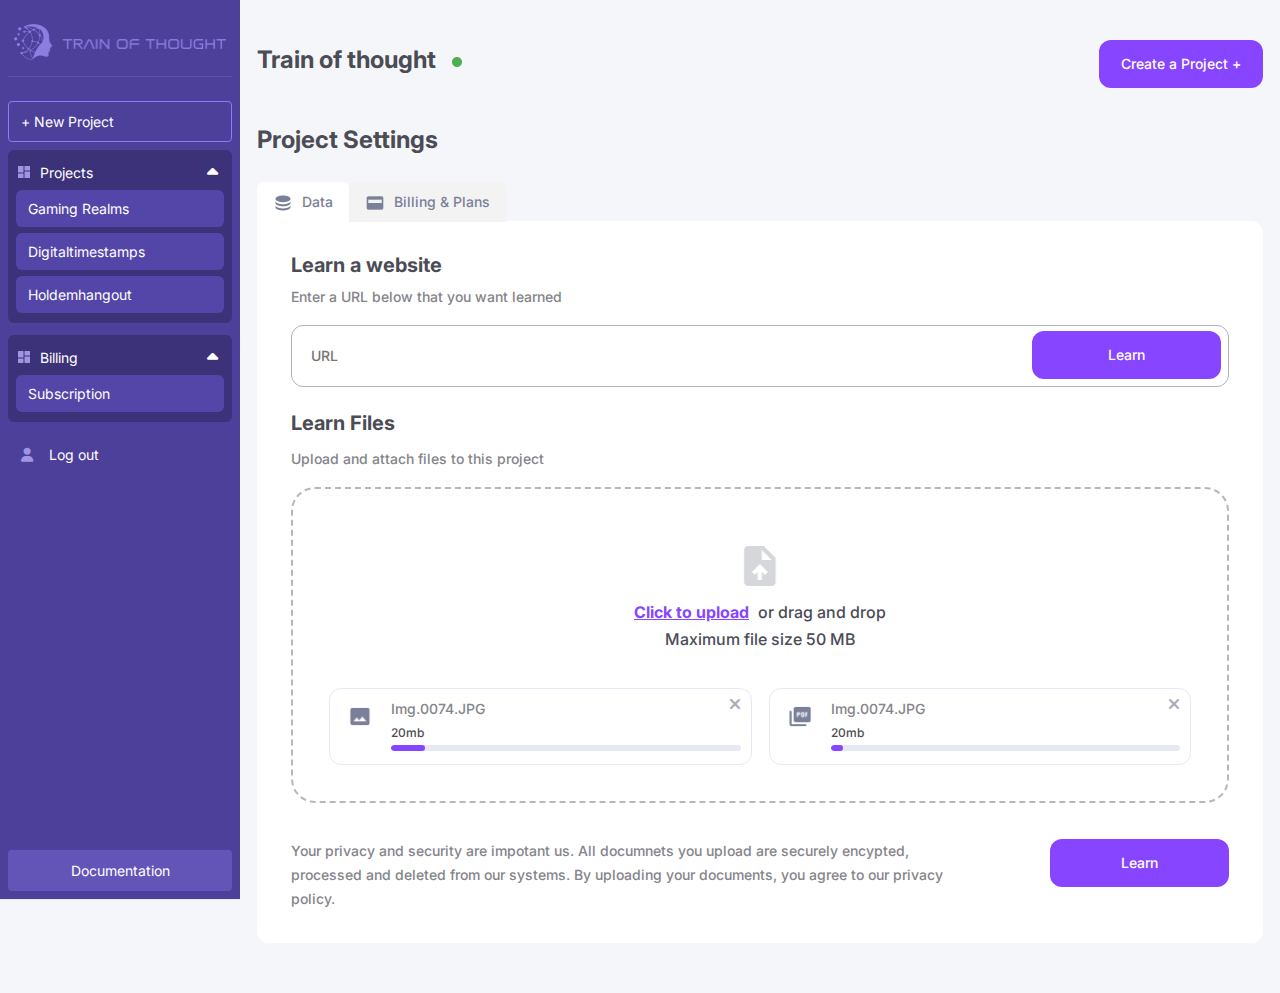
<file: project.html>
<!DOCTYPE html>
<html lang="en">
<head>
	<!-- META ============================================= -->
	<meta charset="utf-8">
	<meta http-equiv="X-UA-Compatible" content="IE=edge">
	<meta name="keywords" content="" />
	<meta name="author" content="" />
	<meta name="robots" content="" />
	<!-- DESCRIPTION -->
	<meta name="description" content=""/>
	<!-- FAVICONS ICON ============================================= -->
	<link rel="icon" href="../error-404.html" type="image/x-icon" />
	<link rel="shortcut icon" type="image/x-icon" href="assets/images/favicon.png" />
	
	<!-- PAGE TITLE HERE ============================================= -->
	<title>TRAIN OF THOUGHT</title>
	
	<!-- MOBILE SPECIFIC ============================================= -->
	<meta name="viewport" content="width=device-width, initial-scale=1">
	
	<!-- All PLUGINS CSS ============================================= -->
	<link rel="stylesheet" type="text/css" href="assets/css/fontaswesome.min.css">
	<link rel="stylesheet" type="text/css" href="assets/css/bootstrap.min.css">

	<!-- STYLESHEETS ============================================= -->
	<link rel="stylesheet" type="text/css" href="assets/css/style.css">
	<link rel="stylesheet" type="text/css" href="assets/css/responsive.css">
</head>
<body class="ttr-pinned-sidebar">
	

	<!-- Left sidebar menu start -->
	<div class="ttr-sidebar">
		<div class="ttr-sidebar-wrapper content-scroll">
			<!-- sidebar menu start -->
			<nav class="ttr-sidebar-navi">
				<div class="logo-area">
					<a href="index.html"><img src="assets/images/Logo.png" alt="logo"></a>
				</div>
				<div class="add-project-area">
					<button type="button" class="btn" data-bs-toggle="modal" data-bs-target="#exampleModal">
						 + New Project
					</button>
				</div>
 
  
				<ul class="main-option">
					<li>
						<a href="#" class="click-option" id="clk-optID1">
							<span class="ttr-icon"><img src="assets/images/favicon.png" alt=""></span>
							<span class="text_14_nor">Projects</span>
							<span class="ttr-arrow-icon1"><i class="fas fa-caret-up"></i></span>
						</a>
						<ul class="inner-list1 active-list1">
							<li>
								<a href="#" class="text_14_nor">Gaming Realms</a>
							</li>
							<li>
								<a href="#" class="text_14_nor">Digitaltimestamps</a>
							</li>
							<li>
								<a href="#" class="text_14_nor">Holdemhangout</a>
							</li>
						</ul>
		         	</li>
				</ul>
				<ul class="main-option">
					<li>
						<a href="#" class="click-option" id="clk-optID2">
							<span class="ttr-icon"><img src="assets/images/favicon.png" alt=""></span>
							<span class="text_14_nor">Billing</span>
							<span class="ttr-arrow-icon2"><i class="fas fa-caret-up"></i></span>
						</a>
						<ul class="inner-list2 active-list2">
							<li>
								<a href="#" class="text_14_nor">Subscription</a>
							</li>
						</ul>
		         	</li>
				</ul>
			
				
				<div class="logout">
					<a href="#" class="btn"> <i class="fa-solid fa-user"></i> Log out</a>					
				</div>

				<div class="Documentation-area">
					<a href="#" class="btn"> Documentation</a>	
				</div>
				
			</nav>
			<!-- sidebar menu end -->
		</div>
	</div>
	<!-- Left sidebar menu end -->

	<!--Main container start -->
	<main class="ttr-wrapper">
		<div class="container-fluid">
			<section class="dashboard-content">
				<!-- mobile header start-->
				<div class="header-menu">
					<div class="header-logo">
						 <a href="index.html"><img src="assets/images/Logo.png" alt="logo"></a>
					</div>
					<div class="mobile-menu">
						 <div id="nav-icon" class="menu_icon">
						 <span></span>
						 <span></span>
						 <span></span>
						 </div>
					  </div>
				 </div>
			 <!-- mobile header end-->
				<div class="header-area">
					<h2 class="heading2">Train of thought <img src="assets/images/dots.png" alt="dots"></h2>
					<button type="button" class="btn2" data-bs-toggle="modal" data-bs-target="#exampleModal">
						Create a Project +
				   </button>
				</div>
				<div class="project-setting-content">
					<h2 class="heading2">Project Settings</h2>
					<ul class="nav nav-tabs" id="myTab" role="tablist">
						<li class="nav-item" role="presentation">
						  <button class="nav-link active" id="home-tab" data-bs-toggle="tab" data-bs-target="#dataTab" type="button" role="tab" aria-controls="dataTab" aria-selected="true"> <img src="assets/images/database.png" alt="icon">Data</button>
						</li>
						<li class="nav-item" role="presentation">
						  <button class="nav-link" id="profile-tab" data-bs-toggle="tab" data-bs-target="#billingTab" type="button" role="tab" aria-controls="billingTab" aria-selected="false"><img src="assets/images/credit_card.png" alt="icon">Billing & Plans</button>
						</li>
					</ul>
					<div class="tab-content" id="myTabContent">
						<div class="tab-pane fade show active" id="dataTab" role="tabpanel" aria-labelledby="dataTab-tab">
							<div class="data-tab-content">
								<h3 class="heading3">Learn a  website</h3>
								<p class="text_14_mid">Enter a URL below that you want learned</p>
								<span class="url-input">
									<input type="search" id="urlID" placeholder="URL">
									<label for="urlID" class="btn2">Learn</label>
								</span>
								<div class="learn-file-area">
									<h3 class="heading3">Learn Files</h3>
									<p class="text_14_mid">Upload and attach files to this project</p>
								</div>
								<div class="file-uploading-container">
									<div class="uploading-link">
										<img src="assets/images/upload_file.png" alt="uploading-img">
										<p><input type="file" class="custom-file-input"> <span class="text_16_mid">or drag and drop</span></p>
										<p class="text_16_mid">Maximum file size 50 MB</p>
									</div>	

									<div class="uploading-process">
										<div class="single-uploading-process" >
											<span class="uploading-close"><i class="fa-solid fa-xmark"></i></span>
											<div class="uploading-img">
												<img src="assets/images/image_FILL.png" alt="img">
											</div>
											<div class="uploading-sourch">
												<p class="text_14_mid">Img.0074.JPG</p>
												<div class="progressBar">
													<p>20mb</p>
													<div class="progressBarcontainer">
														<div class="speech-bubble uploading">64%</div>
														<div class="progressBarValue up1"></div>
													</div>
												</div>
											</div>
										</div>
										<div class="single-uploading-process">
											<span class="uploading-close"><i class="fa-solid fa-xmark"></i></span>
											<div class="uploading-img">
												<img src="assets/images/picture_as_pdf.png" alt="img">
											</div>
											<div class="uploading-sourch">
												<p class="text_14_mid">Img.0074.JPG</p>
												<div class="progressBar">
													<p>20mb</p>
													<div class="progressBarcontainer">
														<div class="speech-bubble uploading">24</div>
														<div class="progressBarValue up2"></div>
													</div>
												</div>
											</div>
										</div>
									</div>
									
									

								</div>

								



								<div class="uploading-description">
									<p class="text_14_mid">Your privacy and security are impotant us. All documnets you upload are securely encypted, processed and deleted from our systems. By uploading your documents, you agree to our privacy policy.</p>
									
									<a href="#" class="btn2">Learn</a>
								</div>
								
							</div>
						</div>
						<div class="tab-pane fade" id="billingTab" role="tabpanel" aria-labelledby="billingTab-tab">
							<div class="billing-tab-content">
								<p class="text_14">Lorem ipsum dolor sit amet, consectetur adipisicing elit. Incidunt aliquid iusto possimus quasi officia laborum aliquam neque mollitia eligendi amet adipisci dolore natus architecto voluptate error, exercitationem quod velit blanditiis soluta necessitatibus voluptatum cumque obcaecati similique debitis. Quas harum voluptates commodi velit doloremque quos, ad exercitationem sunt laudantium dolores adipisci, modi beatae quibusdam cum expedita. Deserunt, facilis. Explicabo a dolores beatae et veniam id! Quia at error deserunt impedit adipisci rerum enim, inventore aliquid similique consequuntur minima, provident ipsam saepe sequi ducimus odio velit quo voluptatum expedita id fuga accusantium ea ex! Iusto, dolor obcaecati quisquam aspernatur corporis ex numquam accusamus voluptate explicabo, non quibusdam quam quaerat error nisi voluptatibus laudantium. Alias ut cumque accusamus pariatur sapiente aut, aspernatur necessitatibus, nam voluptas expedita numquam! Aut temporibus, non libero reprehenderit at aliquam in impedit, consectetur doloribus culpa natus ea eos et minus, delectus beatae! Unde delectus a excepturi ducimus distinctio quisquam eveniet repudiandae consequatur, enim iure dolorum obcaecati voluptas vel assumenda, qui sequi itaque nemo labore? Quisquam recusandae aut quod, unde exercitationem maxime fuga saepe aspernatur repellat fugit, doloribus libero iste reprehenderit laborum atque praesentium debitis voluptatum minus accusantium? Ipsa voluptatibus ut aspernatur repellat quo distinctio aliquid consequuntur! Nesciunt, quae quisquam?</p>
							</div>
						</div>
					</div>
				</div>
			</section>			
		</div>
	</main>

	<!-- Modal -->
	<div class="modal fade" id="exampleModal" tabindex="-1" aria-labelledby="exampleModalLabel" aria-hidden="true">
		<div class="modal-dialog modal-dialog-centered">
			<div class="modal-content modal-project-content">
				<div class="modal-body">
					<form action="" method="POST">
						<label for="newProjectID" class="text_16_bld">New Project</label>
						<input type="text" placeholder="Project Title" id="newProjectID">
						<button type="button" class="btn2">Create Project</button>
					</form>
				</div>
			</div>
		</div>
	</div>
	
	<!-- External JavaScripts -->
	<script src="assets/js/jquery-3.6.1.min.js"></script>
	<script src="assets/js/bootstrap.bundle.min.js"></script>
	<script src="assets/js/script.js"></script>
</body>
</html>
</file>
<file: assets/css/style.css>
@import url('https://fonts.googleapis.com/css2?family=Inter:wght@400;500;600;700&family=Roboto:wght@300;400;500&display=swap" rel="stylesheet"');

/* font-family: 'Inter', sans-serif;
font-family: 'Roboto', sans-serif; */

*{
	box-sizing: border-box;
	margin: 0;
	padding: 0;
}
ul, li{
	margin: 0px;
	padding: 0px;
}
ul, li, a{
	text-decoration: none;
}
p{
	margin-bottom: 0px;
}
img{
	width: 100%;
}
body{
	background: #F5F6FA;
	font-family: 'Inter', sans-serif;
	overflow-x: hidden !important;
}
.heading1{
	color: #4B4C55;
	font-size: 32px;
	font-style: normal;
	font-weight: 600;
	line-height: normal;
}
.heading2{
	color: #4B4C55;
	font-size: 24px;
	font-style: normal;
	font-weight: 700;
	line-height: 24px; 
}
.heading3{
	color: #4B4C55;
	font-size: 20px;
	font-style: normal;
	font-weight: 700;
	line-height: 24px;
}
.text_14_nor{
	color: #FFF;
	font-size: 14px;
	font-style: normal;
	font-weight: 400;
	line-height: normal;
}
.text_14_mid{
	color: #939399;
	font-size: 14px;
	font-style: normal;
	font-weight: 500;
	line-height: 24px; 
}
.text_16{
	color: #4B4C55;
	font-size: 16px;
	font-style: normal;
	font-weight: 700;
	line-height: 24px; 
}
.text_16_mid{
	color: #84848A;
	font-size: 16px;
	font-style: normal;
	font-weight: 500;
	line-height: 24px; 
}
.btn{
	padding: 11px 12px;
	font-family: Inter;
	font-size: 14px;
	font-style: normal;
	font-weight: 400;
	line-height: normal;
	border-radius: 4px;
	border: 1px solid #8C7AF6;
	color: #FFF;
	background: transparent;
	transition: 0.3s;
	cursor: pointer;
}
.btn:hover{
	border: 1px solid #8C7AF6;
	color: #FFF;
	box-shadow: rgba(161, 161, 175, 0.2) 0px 7px 29px 0px;
}
.btn2{
	padding: 12px 22px;
	color: #FFF;
	font-family: Inter;
	font-size: 14px;
	font-style: normal;
	font-weight: 500;
	line-height: 24px;
	border-radius: 12px;
	background: #8745FF;
	border: none;
	cursor: pointer;
	transition: 0.3s;
}
.btn2:hover{
	color: #FFF;
	box-shadow: rgba(0, 0, 0, 0.075) 0px 10px 20px, rgba(0, 0, 0, 0.23) 0px 6px 6px;
}
/*-------------------------------------------------------------------
[3. Sidebar]
*------------------------------------------------------------------*/
.ttr-sidebar{
	position: fixed;
	max-width: 240px;
	width: 100%;
	top: 0;
	bottom: 0;
	left: 0;
	background-color: #fafafa;
	height: 100%;
	z-index: 101;
	border-bottom: 1px solid #ECECEC;
	transition: 0.3s;
}
.ttr-sidebar.opened-sidebar{
	left: 0;
	
}
.ttr-sidebar-wrapper{
	position: absolute;
	left: 0;
	top: 0;
	width: 100%;
	height: 100%;
	overflow-y: auto;
	background: #4D409A;
	padding: 8px;
	padding-bottom: 20px;
}
.ttr-sidebar-wrapper::-webkit-scrollbar {
    width: 6px;
}
.ttr-sidebar-wrapper::-webkit-scrollbar-thumb {
    background:#2d3035 ;
}
.ttr-sidebar-wrapper::-webkit-scrollbar-track {
    background: #404449;
}
.ttr-sidebar-navi .inner{
	overflow: hidden;
  	display: none;
}
.ttr-sidebar-navi .ttr-seperate{
	width: 100%;
	height: 1px;
	background-color: #cfd8dc;
}
.ttr-sidebar-navi li{
	margin: 2px 0;
	display: block;
	width: 100%;
}
.ttr-sidebar-navi .click-option{
	text-decoration: none;
	white-space: nowrap;
	display: table;
	width: 100%;
}

.ttr-sidebar-navi .click-option > span{
	display: table-cell; 
}

.ttr-sidebar-navi .click-option > span.ttr-icon{
    width: 16px;
    height: auto;
	 position: relative;
}

.ttr-sidebar-navi .click-option > span.ttr-icon img{
	width: 100%;
	object-fit: contain;
	margin-bottom: 3px;
}
.ttr-sidebar-navi .click-option > span.ttr-arrow-icon1{
	width: 24px;
    line-height: 0;
    vertical-align: middle;
	text-align: center;
	font-size: 18px;
	color: #FFF;
}
.ttr-sidebar-navi .click-option > span.ttr-arrow-icon1.active{
	rotate: 180deg;
}
.ttr-sidebar-navi .click-option > span.ttr-arrow-icon2{
	width: 24px;
    line-height: 0;
    vertical-align: middle;
	text-align: center;
	font-size: 18px;
	color: #FFF;
}
.ttr-sidebar-navi .click-option > span.ttr-arrow-icon2.active{
	rotate: 180deg;
}

.ttr-overlay{
	position: fixed;
	left: 0;
	top: 0;
	width: 100%;
	height: 100%;
	background: rgba(0,0,0,.5);
	z-index: 100;
	cursor: pointer;
	display: none;
}

.ttr-pinned-sidebar .ttr-wrapper{
	margin-left: 240px;
}




/* Sidebar Dashboard Css */
.logo-area img{
	width: 100%;
}
.logo-area{
	padding: 16px 6px;
	border-bottom: 1px solid #5B4EA8;
	margin-bottom: 24px;
}
.add-project-area .btn{
	text-align: left;
	display: block;
	width: 100%;
	margin-bottom: 8px;
}
.modal-backdrop {
    z-index: 99;
}
.main-option{
	border-radius: 6px;
	background: #3C327A;
	padding: 8px;
	margin-bottom: 12px;
}
.inner-list1{
	display: none;
	padding-left: 0px;
}
.inner-list1.active-list1{
	display: block;
}

.click-option .text_14_nor{
	padding-left: 8px;
}
.inner-list1 .text_14_nor{
	padding: 10px 12px;
	border-radius: 6px;
	background: #5446A8;
	display: block;
	margin-top: 6px;
	transition: 0.3s;
}
.inner-list1 .text_14_nor:hover{
	color: #FFF;
	box-shadow: rgba(137, 137, 150, 0.2) 0px 7px 29px 0px;
}
.inner-list2{
	display: none;
	padding-left: 0px;
}
.inner-list2.active-list2{
	display: block;
}
.inner-list2 .text_14_nor{
	padding: 10px 12px;
	border-radius: 6px;
	background: #5446A8;
	display: block;
	margin-top: 6px;
	transition: 0.3s;
}
.inner-list2 .text_14_nor:hover{
	color: #FFF;
	box-shadow: rgba(137, 137, 150, 0.2) 0px 7px 29px 0px;
}
.inner-list1 .text_14_nor.active{
	background: #AA9BFF;
}
.inner-list2 .text_14_nor.active{
	background: #AA9BFF;
}
.logout i{
	color: #A094E3;
	padding-right: 12px;
}

.logout .btn{
	text-align: left;
	width: 100%;
	transition: 0.3s;
	border: 1px solid transparent;
}
.logout .btn:hover{
	background: #5446A8;
}

.Documentation-area{
	position: absolute;
	bottom: 8px;
	left: 50%;
	transform: translate(-50%);
	width: calc(100% - 16px);
}
.Documentation-area .btn{
	width: 100%;
	background: #6355B8;
	border: 1px solid rgba(229, 53, 114, 0.00);
}

/* Yield Part css */
/* dashboard-content */
.dashboard-content{
	padding: 0px 132px 50px 53px;
}
.header-area{
	padding: 40px 0px;
	display: flex;
	align-items: center;
	justify-content: space-between;
	gap: 15px 10px;
}
.header-area .heading2 img{
	height: 10px;
	width: 10px;
	margin-left: 11px;
}

/* view-process-area */
.view-process-content{
	display: grid;
	grid-template-columns: repeat(3, 1fr);
	gap: 24px;
}
.single-view-card{
	border-radius: 8px;
	background: #FFF;
	padding: 16px;
}
.viewBtn{
	display: flex;
	align-items: center;
	justify-content: center;
	width: 68px;
	height: 68px;
	border-radius: 12px;
	background: #8C7EE1;
	margin-top: -42px;
	margin-bottom: -25px;
}
.viewBtn img{
	width: 24px;
	object-fit: contain;
}
.viewBtn .first-view{
	width: 32px;
	height: 32px;
}
.right-text{
	text-align: right;
}
.right-text .text_14_nor{
	color: #6E727B;
	padding-bottom: 2px;
}
.bottom-view-content{
	display: flex;
	align-items: center;
	justify-content: space-between;
	padding-top: 35px;
}
.bottom-view-content .text_14_mid span{
	color: #4CAF50;
}
.bottom-view-content .text_14_mid{
	color: #7B809A;
}
.bottom-view-content .btn2{
	padding: 6px 22px;
}

/* question-area */
.question-area{
	padding-top: 24px;
}
.question-btn-area{
	display: flex;
	align-items: center;
	gap: 12px;
}
.question-area .btn2{
	padding: 12px 22px;
}
.question-area .btn{
	border-radius: 12px;
	border: 1px solid #4D409A;
	color: #4D409A;
	line-height: 24px; 
}
.question-area-content{
	padding-top: 24px;
	display: flex;
	align-items: flex-end;
	justify-content: space-between;
	gap: 30px 73px;
}
.question-table{
	width: 100%;
}
.question-table .text_16_mid{
	padding-top: 4px;
}
.question-table .table{
	margin-top: 28px;
	margin-bottom: 0px;
}
.question-table .table tbody{
	display: flex;
	flex-direction: column;
	gap: 12px;
	width: 100%;
}
.question-table .table tbody tr{
	display: flex;
	flex-direction: column;
}
.question-table .table tbody tr img{
	height: 24px;
	width: 24px;
	margin-top: -6px;
}
.question-table .table>:not(caption)>*>* {
    padding: 14px 10px;
	border-radius: 6px;
	background: #FFF;
    box-shadow: none;
	border: none;
}
.prompt-card{
	max-width: 472px;
	width: 100%;
	padding: 24px;
	border-radius: 8px;
	background: #FFF;
}
.prompt-card input{
	margin-top: 12px;
	margin-bottom: 29px;
	padding: 12px 14px;
	display: block;
	width: 100%;
	color: #6E727B;
	font-size: 14px;
	font-style: normal;
	font-weight: 500;
	line-height: 24px; 
	border-radius: 6px;
	border: 1px solid #B4B4BD;
	outline: none;
}

/* Sharing tab */
.Sharing_tab .nav{
	border-radius: 61px;
	background: #F5F6FC;
	display: flex;
	align-items: center;
	justify-content: space-between;
	flex-wrap: nowrap;
	padding: 6px 10px;
	gap: 4px;
	margin-top: 18px;
	margin-bottom: 20px;
}
.nav-link .text_14_nor{
	padding-left: 5px;
	color: #4B4C55;
}
.nav-link.active .text_14_nor{
	color: #FFF;
}
.nav-link.active svg path {
	fill: #FFF;
 }
.Sharing_tab .nav-pills .nav-link{
	padding: 10px 24px;
	border-radius: 32px;
}
.Sharing_tab .nav-pills .nav-link.active{
	padding: 10px 24px;
	border-radius: 32px;
	background: #8745FF;
}
.live-top-content {
	padding: 31px 27px;
	border-radius: 16px;
	border: 1px solid #F8F9FB;
	background: #F5F6FA;
}
.embad-content{
	padding: 31px 27px;
	border-radius: 16px;
	border: 1px solid #F8F9FB;
	background: #F5F6FA;
}
.share-content {
	padding: 31px 27px;
	border-radius: 16px;
	border: 1px solid #F8F9FB;
	background: #F5F6FA;
}
.tab-content textarea{
	width: 100%;
	outline: none;
	border: none;
	background: transparent;
	resize: none;
}
.live-top-content textarea{
	height: 96px;
	overflow-y: scroll;
}
/* Hide scrollbar for Chrome, Safari and Opera */
.live-top-content textarea::-webkit-scrollbar {
	display: none;
}
  
  /* Hide scrollbar for IE, Edge and Firefox */
.live-top-content textarea {
	-ms-overflow-style: none;  /* IE and Edge */
	scrollbar-width: none;  /* Firefox */
}
.live-top-content .text_16,
.embad-content .text_16,
.share-content .text_16{
	color: #747786;
	font-size: 16px;
	font-weight: 500;
	line-height: 24px;
}
.embad-content textarea{
	height: 195px;
	color: #747786;
}
.share-content textarea{
	height: 195px;
}
.color-area{
	display: flex;
	align-items: center;
	justify-content: space-between;
	gap: 20px;
}
.color-area .text_16{
	font-weight: 700;
	padding-top: 16px;
	padding-bottom: 9px;
}
.color-code span{
	display: block;
	height: 42px;
	width: 42px;
	background: #D9D9D9;
	border-radius: 50%;
}
.color-code{
	display: flex;
	align-items: center;
	gap: 0px 28px;
	margin-left: 20px;
}
.color-code-btn{
	color: #6E727B;
	font-size: 14px;
	font-weight: 500;
	line-height: 24px;
	padding: 12px 14px;
	border-radius: 6px;
	border: 1px solid #B4B4BD;
	background: transparent;
}


/* Modal Css */
.modal-project-content{
	max-width: 320px;
	width: 100%;
	margin: auto;
}
.modal-project-content .modal-body form{
	display: flex;
	flex-direction: column;
}
.modal-project-content .modal-body form input{
	color: #6E727B;
	font-size: 14px;
	font-weight: 500;
	line-height: 24px; 
	padding: 12px 14px;
	outline: none;
	border-radius: 6px;
	border: 1px solid #B4B4BD;
}
.modal-project-content .modal-body .btn2{
	border-radius: 12px;
	background: #8745FF;
	padding: 12px 14px;
	margin-top: 16px;
	margin-bottom: 5px;
	transition: 0.5s;
}
.modal-project-content .modal-body .btn2:hover{
	box-shadow: rgba(0, 0, 0, 0.19) 0px 10px 20px, rgba(0, 0, 0, 0.23) 0px 6px 6px;
}
.modal-project-content .modal-body .text_16_bld{
	color: #4B4C55;
	font-size: 16px;
	font-weight: 700;
	line-height: 24px; 
	padding-bottom: 12px;
}


/* Project Setting Page */
.project-setting-content{
	max-width: 1307px;
	width: 100%;
	float: right;
}
.project-setting-content> .heading2{
	padding-bottom: 22px;
}
.project-setting-content .nav-link{
	color: #7B809A;
	font-size: 14px;
	font-style: normal;
	font-weight: 500;
	line-height: 24px; 
	border: none;
	border-radius: 6px 6px 0px 0px;
	padding: 8px 16px;
	background: #F3F3F3;
}
.project-setting-content .nav-tabs{
	border: none;
}
.project-setting-content .nav-tabs .nav-item.show .nav-link, .nav-tabs .nav-link.active{
	color: #7B809A;
}

.nav-link img{
	margin-right: 9px;
	width: 20px;
}
.data-tab-content{
	border-radius: 0px 12px 12px 12px;
	background: #FFF;
	padding: 32px 34px;
	margin-bottom: 50px;
}
.data-tab-content> .text_14_mid{
	padding-bottom: 16px;
}
.data-tab-content .text_14_mid{
	color: #84848A;
}
.url-input input{
	color: rgba(110, 114, 123, 0.76);
	font-size: 14px;
	font-style: normal;
	font-weight: 500;
	line-height: 22px;
	border-radius: 12px;
	border: 1px solid #B4B4BD;
	outline: none;
	padding: 19px 200px 19px 19px ;
	width: 100%;
}
.url-input{
	position: relative;
}
.url-input .btn2{
	padding: 12px 76px;
	position: absolute;
	right: 8px;
	bottom: -14px;
}
.learn-file-area{
	padding-top: 24px;
}
.learn-file-area .text_14_mid{
	padding-top: 4px;
	padding-bottom: 16px;
}
.file-uploading-container{
	padding: 53px 36px 36px 36px;
	background: transparent;
	border-radius: 24px;
	border: 2px dashed #B7B7B7;
}
.uploading-link{
	max-width: 275px;
	width: 100%;
	margin: auto;
	text-align: center;
}
.uploading-link img{
	max-width: 48px;
	height: auto;
	margin-bottom: 7px;
}
.custom-file-input {
	color: transparent;
	width: 120px;
}
.custom-file-input::-webkit-file-upload-button {
	visibility: hidden;
}
.custom-file-input::before {
	content: 'Click to upload';
	color: #8745FF;
	font-size: 16px;
	font-style: normal;
	font-weight: 700;
	line-height: 24px;
	text-decoration-line: underline;
	display: inline-block;
	outline: none;
	white-space: nowrap;
	cursor: pointer;
}
.uploading-link .text_16_mid{
	color: #4B4C55;
	padding-bottom: 5px;
}
.uploading-process{
	max-width: 864px;
	width: 100%;
	margin: auto;
	display: flex;
	align-items: center;
	justify-content: center;
	gap: 17px;
	padding-top: 32px;
}
.single-uploading-process{
	max-width: 423px;
	width: 100%;
	display: flex;
	gap: 18px;
	border-radius: 12px;
	border: 1px solid #E6E8F3;
	padding: 8px 10px 13px 17px;
	position: relative;
}
.uploading-sourch {
    width: 100%;
}
.uploading-img img{
	width: 26px;
	height: auto;
	margin-top: 8px;
}
.uploading-close{
	position: absolute;
	right: 11px;
	top: 3px;
	color: #AAABB6;
	cursor: pointer;
}
/* progress bar css */
.progressBar {
	position: relative;
	
}
.progressBar p {
  color: #4B4C55;
  font-size: 12px;
  font-style: normal;
  font-weight: 500;
  line-height: 24px;
}
.progressBarcontainer {
	width: 100%;
	height: 6px;
	background: #E6E8F3!important;
	overflow: hidden;
	border-radius: 11px;
}
.progressBarValue {
	height: 6px;
	float: left;
	border-radius: 11px;
	background: #8745FF; 
}
.speech-bubble {
	font-size: 12px;
	position: absolute;
	bottom: 0.6em;
	color: #4B4C55;
	display: none;
}  
.uploading {
	right: 0;
}
/* progress bar end */

.uploading-description{
	display: flex;
	align-items: flex-start;
	padding-top: 36px;
	gap: 25px 72px;
}
.uploading-description .text_14_mid{
	max-width: 903px;
	width: 100%;
}
.uploading-description .btn2{
	padding: 12px 71px;
}

/* billing-tab-content */
.billing-tab-content{
	border-radius: 0px 12px 12px 12px;
	background: #FFF;
	padding: 32px 34px;
	margin-bottom: 50px;
}

/* Billing Palns Page */
.billing-plans-container{
	max-width: 1313px;
	width: 100%;
	margin: auto;
}
.billing-plans-content{
	border-radius: 12px;
	background: #FFF;
	padding: 64px;
	margin-bottom: 50px;
	display: grid;
	grid-template-columns: repeat(3, 1fr);
	gap: 30px 63px;
}
.billing-plans-container .heading2{
	padding: 186px 0px 55px 0px;
}
.single-plan-card {
	padding: 24px;
	border-radius: 12px;
	border: 1px solid #E6E8F3;
	display: flex;
	flex-direction: column;
}
.single-plan-card .text_14_mid{
	max-width: 209px;
	width: 100%;
	padding-top: 5px;
	padding-bottom: 132px;
}
.payment-subscription{
	text-align: center;
	margin-top: auto;
}
.payment-subscription .heading3_mid{
	color: #4B4C55;
	font-size: 20px;
	font-weight: 500;
	line-height: 24px;
}
.payment-subscription p{
	margin-bottom: 24px;
}
.payment-subscription .btn2{
	width: 100%;
	display: block;
}
.standardPlan{
	position: relative;
}
.standardPlan::after{
	position: absolute;
	content: "";
	background: url(../images/standard.png) no-repeat scroll center center / cover;
	width: 71px;
	height: 61px;
	top: 0px;
	right: 0px;
}
.payment_suscribed .btn2{
	background: transparent;
	color: #4B4C55;
}


/* Billing Payment Page */
.payment-card-content{
	padding: 44px 30px;
	border-radius: 12px;
	background: #FFF;
	margin-bottom: 50px;
}
.payment-card{
	max-width: 360px;
	width: 100%;
	margin: auto;
	padding: 16px 30px 30px 30px;
	border-radius: 20px;
	background: #FFF;
	box-shadow: 0px 4px 20px 0px rgba(77, 166, 186, 0.38);
}
.payment-card form{
	display: flex;
	flex-direction: column;
	gap: 24px 0px;
}
.payment-card img{
	display: block;
	max-width: 104px;
	width: 100%;
	margin: auto;
	height: auto;
}
.payment-card .heading3{
	text-align: center;
	padding-top: 4px;
	font-family: 'Roboto', sans-serif; 
	padding-bottom: 20px;
}
.single-input input{
	width: 100%;
	border-radius: 10px;
	background: #E2E6EE;
	padding: 8px 12px;
	outline: none;
	border: none;
}
.single-input #name{
	background: transparent;
	border: 1px solid rgba(226, 230, 238, 1);
	box-shadow: rgba(100, 100, 111, 0.2) 0px 7px 29px 0px;
}
.date-field{
	display: flex;
	align-items: center;
	justify-content: space-between;
	gap: 12px;
}
.single-input label{
	color: #030102;
	font-family: 'Roboto', sans-serif; 
	font-size: 16px;
	font-style: normal;
	font-weight: 400;
	line-height: normal;
	padding-bottom: 10px;
}
.single-input{
	position: relative;
}
.single-input span {
	position: absolute;
	right: 12px;
	bottom: 14px;
}
.single-input span img{
	height: 14px;
	width: 14px;
}
.single-date-field input{
	width: 144px;
}
.single-date-field #CVV{
	padding-right: 30px;
}
.single-input #Number{
	padding-right: 30px !important;
}
/* Chrome, Safari, Edge, Opera */
.single-input input::-webkit-outer-spin-button,
.single-input input::-webkit-inner-spin-button {
  -webkit-appearance: none;
  margin: 0;
}

/* Firefox */
.single-input input[type=number] {
  -moz-appearance: textfield;
}
.payment-card form .btn2{
	font-weight: 400;
	font-family: 'Roboto', sans-serif; 
}
.payment-card .text_12{
	color: #030102;
	font-family: Roboto;
	font-size: 12px;
	font-style: normal;
	font-weight: 300;
	line-height: normal;
	text-align: center;
	padding-top: 8px;
}




/* Dashboard Table Page */
.dashboar-table-content{
	max-width: 1307px;
	width: 100%;
	float: right;
	padding-bottom: 50px;
}
.table-top-option{
	display: flex;
	align-items: flex-end;
	justify-content: space-between;
	gap: 20px 30px;
	padding-bottom: 16px;
	flex-wrap: wrap;
}
.table-batch{
	display: flex;
	align-items: flex-end;
	gap:  16px;
}
.table-status{
	display: flex;
	align-items: flex-end;
	gap:  16px;
}
.single-table-input label{
	color: #4B4C55;
	font-size: 12px;
	font-style: normal;
	font-weight: 500;
	line-height: 24px;
}

.single-table-input .form-select {
	padding: 11px 12px;
    -moz-padding-start: calc(0.75rem - 3px);
    background-color: #fff;
    background-image: url("../images/arrow_down.png");
    background-position: right 5px center;
    background-size: 24px 24px;
    border-radius: 6px;
	color: #4B4C55;
	font-size: 14px;
	font-style: normal;
	font-weight: 400;
	line-height: normal;
	border: none;
	max-width: 155px;
	min-width: 155px;
	box-shadow: rgba(0, 0, 0, 0.027) 0px 5px 15px;
}
.single-table-input .form-select option{
	max-width: 155px !important;
	min-width: 155px !important;
	padding: 50px 8px;
}
.single-table-input input{
	border-radius: 6px;
	background: #FFF;
	color: rgba(75, 76, 85, 0.68);
	font-size: 14px;
	font-style: normal;
	font-weight: 400;
	line-height: normal;
	padding: 11px 34px 11px 12px;
	outline: none;
	border: none;
	max-width: 218px;
	min-width: 155px;
	width: 100%;
	box-shadow: rgba(0, 0, 0, 0.027) 0px 5px 15px;
}
.single-table-input{
	position: relative;
}
.single-table-input .search-icon img{
	height: 24px;
	width: 24px;
	cursor: pointer;
}
.single-table-input .search-icon {
	position: absolute;
	bottom: 7px;
	right: 10px;
}
.single-table-input input[type="search"]::-webkit-search-cancel-button {
	display: none;
}

/* main table */
.dashboar-table-content{
	max-width: 1273px;
	width: 100%;
	float: right;
}
.main-table{
	background: #FFF;
}
.main-table .table {
    margin-bottom: 0px;
	color: #4B4C55;
    border-color: #dee2e665;
	white-space: nowrap;
}
.main-table .table>:not(caption)>*>* {
    padding: 13px 10px;
}
.main-table .table thead tr th{
	color: rgba(75, 76, 85, 1);
	font-size: 14px;
	font-style: normal;
	font-weight: 400;
	padding: 13px 10px;
}
.main-table .table tbody tr td{
	color: rgba(75, 76, 85, 1);
	font-size: 14px;
	font-weight: 400;
}

/* Scrollbar css  */
.main-table .table-responsive::-webkit-scrollbar {
	width: 5px;
	height: 8px;
  }
  .main-table .table-responsive::-webkit-scrollbar-track {
	border-radius: 5px;
	background-color: #e2e0f4;
  }
  .main-table .table-responsive::-webkit-scrollbar-thumb {
	border-radius: 5px;
	background-color: #b9b8c3;
  }
  .main-table .table-responsive::-webkit-scrollbar-thumb:active {
	background-color: #c9cacc;
  }

.main-table .table img{
	width: 24px;
	cursor: pointer;
}
.main-table .table .form-check label{
	margin-right: 7px;
	margin-left: 12px;
	font-size: 14px;
	font-weight: 400;
}
.main-table .table .form-check img{
	margin-right: 20px;
}
.main-table .table .success-btn{
	color: #00D060;
	font-size: 14px;
	font-style: normal;
	font-weight: 500;
	line-height: 24px;
	border-radius: 4px;
	background: rgba(0, 208, 96, 0.16);
	padding: 4px 14px;
}
.main-table .table .form-check-input {
    width: 17px;
    height: 17px;
	box-shadow: none;
	border: 1px solid rgba(75, 76, 85, 1);
	margin-left: -12px;
}













/* Humberger menu */

.header-menu{
	padding-top: 20px;
}
.header-menu{
	display: none;
	align-items: center;
	justify-content: space-between;
	gap: 30px;
}
.header-logo img{
	max-width: 205px;
}



  
/*Start Mobile Menu icon*/
#nav-icon {
	width: 28px;
	height: 23px;
	position: relative;
	margin: 0px;
	transform: rotate(0deg);
	transition: .5s ease-in-out;
	cursor: pointer;
}
#nav-icon span {
	display: block;
	position: absolute;
	height: 3px;
	width: 100%;
	background: #000000;
	border-radius: 0px;
	opacity: 1;
	left: 0;
	transform: rotate(0deg);
	transition: .25s ease-in-out;
}
#nav-icon span:nth-child(1) {
	top: 0px;
	transform-origin: left center;
}
#nav-icon span:nth-child(2) {
	top: 8px;
	transform-origin: left center;
}
#nav-icon span:nth-child(3) {
	top: 16px;
	transform-origin: left center;
}
#nav-icon.open span:nth-child(1) {
	transform: rotate(45deg);
	top: -2px;
	left: 2px;
}
#nav-icon.open span:nth-child(2) {
	width: 0%;
	opacity: 0;
}
#nav-icon.open span:nth-child(3) {
	transform: rotate(-45deg);
	top: 18px;
	left: 2px;
}
/*End Mobile Menu icon*/
</file>
<file: assets/css/responsive.css>
@media all and (max-width: 1440px){
	.dashboard-content {
        padding: 0px 5px 50px 5px;
    }
    .billing-plans-container .heading2 {
        padding: 100px 0px 55px 0px;
    }
    .billing-plans-container .heading2 {
        padding: 80px 0px 55px 0px;
    }
}

@media all and (max-width: 1320px){
	.billing-plans-content {
        padding: 30px;
        gap: 30px 20px;
    }
    .billing-plans-container .heading2 {
        padding: 70px 0px 55px 0px;
    }
}

@media all and (max-width: 1199px){
    .header-menu{
        display: flex;
    }
    .ttr-sidebar {
        left: -240px;
    }
    .ttr-pinned-sidebar .ttr-wrapper{
        margin-left: 0px;
    }

    .viewBtn {
        width: 50px;
        height: 50px;
    }
    .single-view-card .right-text {
        margin-top: 14px;
    }
    .question-area-content {
        gap: 30px 50px;
    }
}
@media all and (max-width: 991px){
    .question-area-content {
        align-items: center;
        flex-direction: column;
    }
    .view-process-content {
        grid-template-columns: repeat(2, 1fr);
        gap: 50px 24px;
    }
    .uploading-description {
        gap: 25px 30px;
    }
    .billing-plans-content {
        display: flex;
        justify-content: center;
        flex-wrap: wrap;
    }
    .single-plan-card {
        max-width: 300px;
        width: 100%;
    }
    .billing-plans-container .heading2 {
        padding: 60px 0px 30px 0px;
    }

}
@media all and (max-width: 767px){
    .view-process-content {
        grid-template-columns: repeat(1, 1fr);
    }
    .color-code {
        gap: 0px 15px;
        margin-left: 0px;
    }
    .heading1 {
        font-size: 26px;
    }
    .url-input .btn2 {
        padding: 10px 60px;
        right: 5px;
        bottom: -14px;
    }
    .url-input input {
        padding: 13px 174px 15px 15px;
    }
    .uploading-process {
        flex-direction: column;
    }
    .uploading-description {
        gap: 25px 20px;
    }
    .data-tab-content {
        padding: 20px 20px;
    }
    .main-table .table img {
        width: 18px;
    }
    .main-table .table .success-btn {
        font-size: 12px;
        padding: 4px 10px;
    }
    .main-table .table .form-check-input {
        width: 15px;
        height: 15px;
    }
   
    .single-plan-card {
        max-width: 350px;
    }
    .billing-plans-container .heading2 {
        padding: 40px 0px 20px 0px;
    }


}
@media all and (max-width: 575px){
    .Sharing_tab .nav {
        justify-content: center;
        flex-wrap: wrap;
    }
    .Sharing_tab .nav {
        border-radius: 13px;
    }
    .heading2 {
        font-size: 20px;
    }
    .heading3 {
        font-size: 18px;
        line-height: 18px;
    }
    .project-setting-content {
        margin-top: -20px;
    }
    .learn-file-area .text_14_mid {
        padding-top: 0px;
    }
    .file-uploading-container {
        padding: 30px 20px 20px 20px;
        border-radius: 16px;
    }
    .uploading-description {
        flex-direction: column;
        padding-top: 20px;
    }
    .single-plan-card .text_14_mid {
        padding-bottom: 80px;
    }
    .payment-card-content {
        padding: 25px 18px;
    }
    .payment-card {
        padding: 16px 20px 20px 20px;
        border-radius: 14px;
        box-shadow: 0px 4px 20px 0px rgba(152, 200, 211, 0.38);
    }
    .single-input label {
        font-size: 14px;
        padding-bottom: 5px;
    }
    .payment-card .heading3{
        padding-bottom: 10px;
    }
    .payment-card form{
        gap: 16px 0px;
    }


 

    
}
@media all and (max-width: 450px){
    .color-code span {
        height: 30px;
        width: 30px;
    }
    .color-code {
        gap: 0px 10px;
    }
    .color-code-btn {
        padding: 5px 7px;
    }
    .prompt-card {
        padding: 18px;
    }
    .text_16 {
        font-size: 14px;
    }
    .live-top-content .text_16, .embad-content .text_16, .share-content .text_16 {
        font-size: 12px;
        line-height: 22px;
    }
    .header-area {
        flex-wrap: wrap;
        padding-bottom: 50px;
    }
    .date-field{
        flex-direction: column;
        gap: 24px;
    }
    .single-date-field {
        display: flex;
        flex-direction: column;
        width: 100%;
    }
    .single-date-field input{
        width: 100%;
    }
}
</file>
